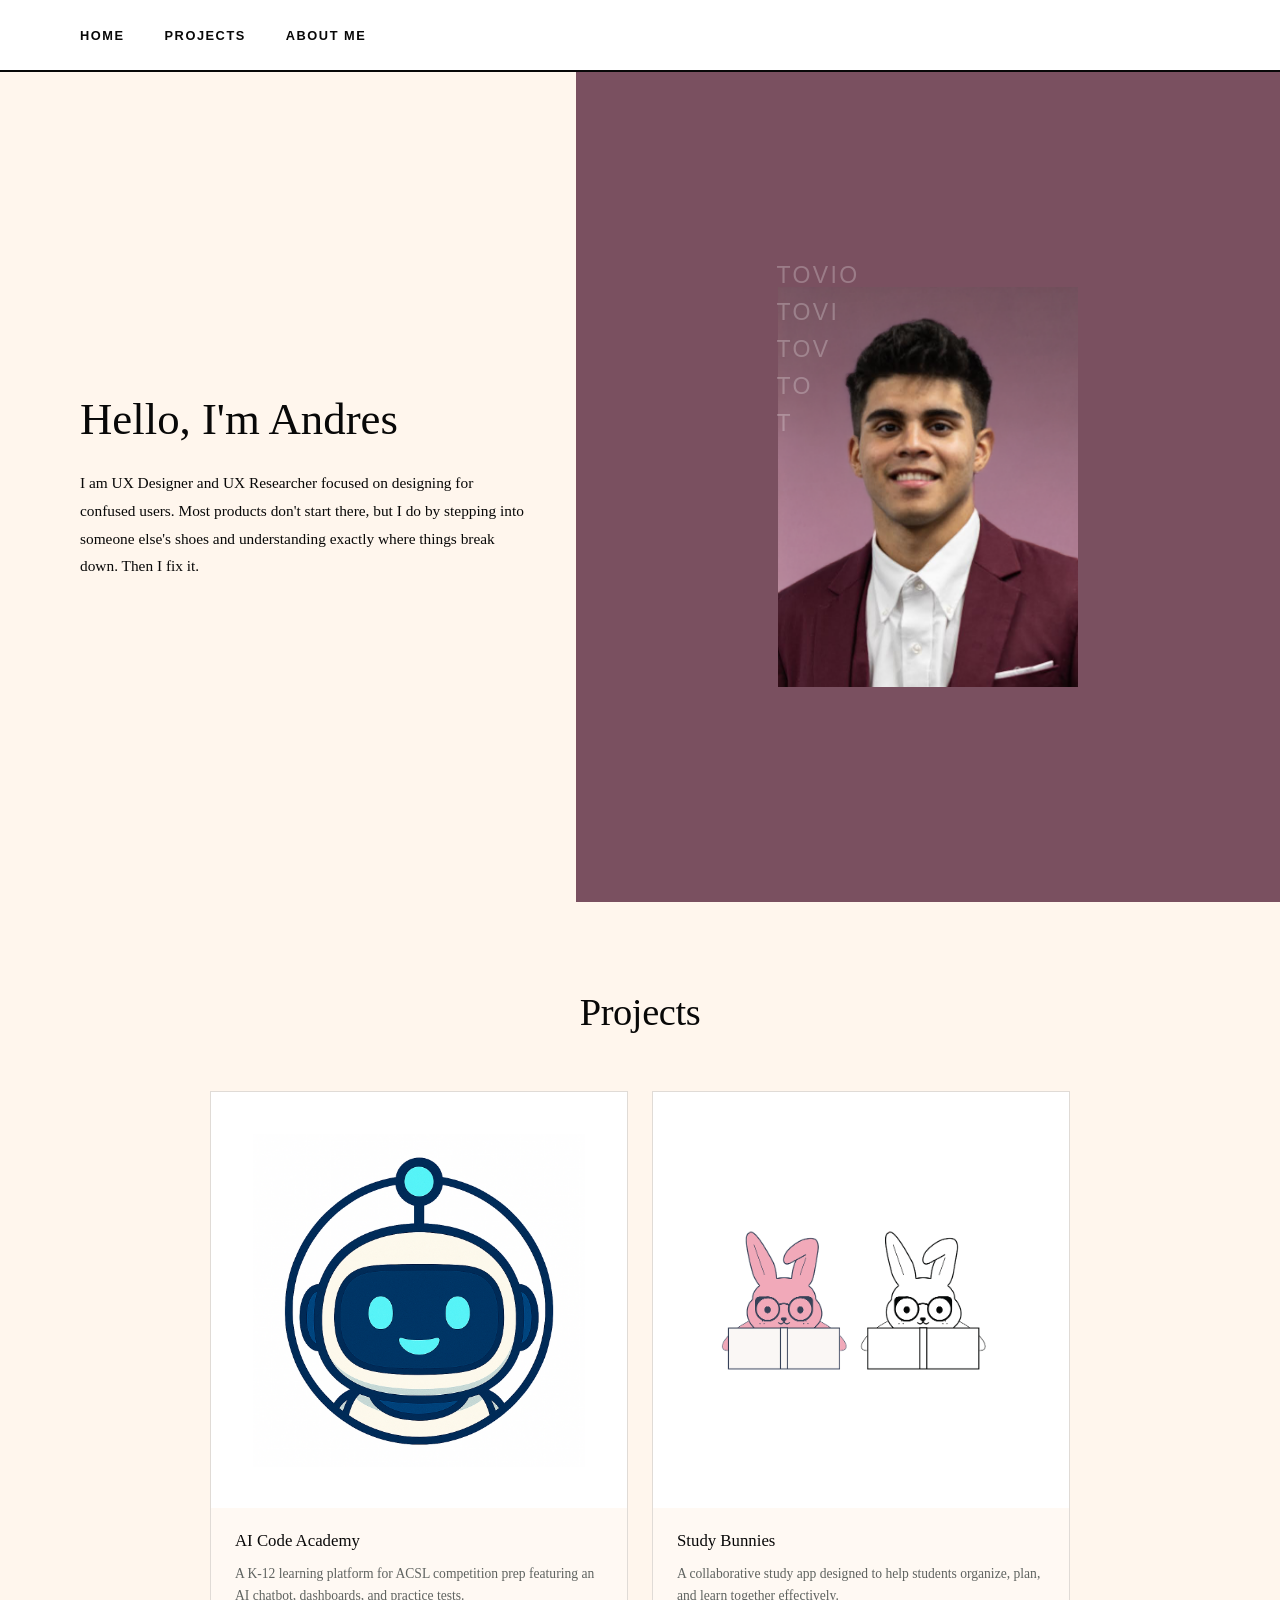
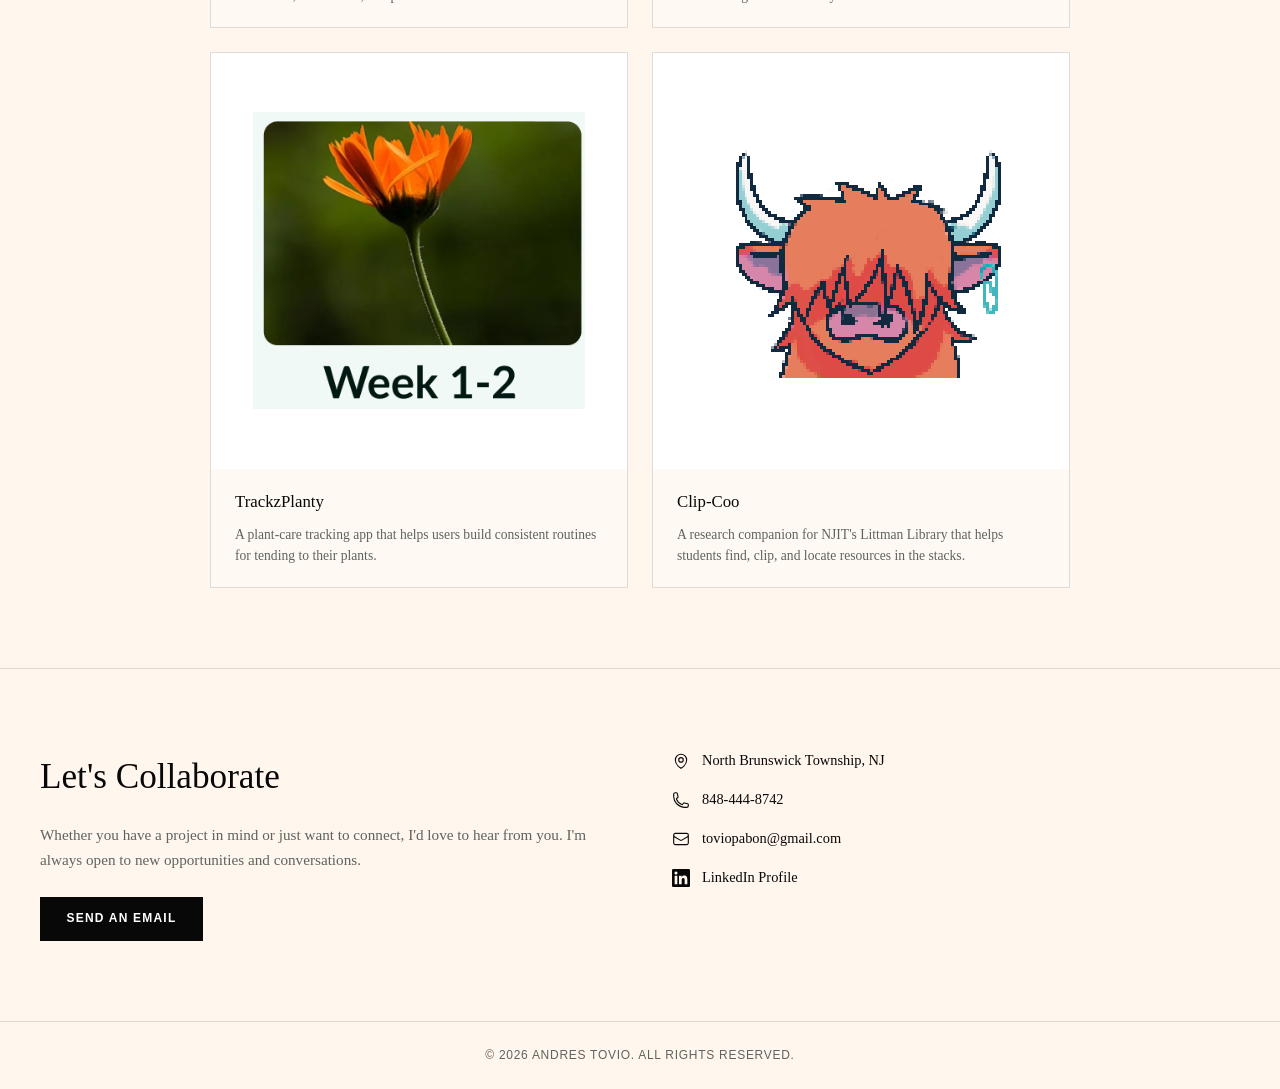
<file: index.html>
<!DOCTYPE html>
<html lang="en">
<head>
  <meta charset="UTF-8" />
  <meta name="viewport" content="width=device-width, initial-scale=1.0" />
  <title>Andres Tovio — UX Designer & Researcher</title>
  <link rel="stylesheet" href="css/style.css" />
</head>
<body>

  <!-- NAV -->
  <nav>
    <div class="nav-inner">
      <button class="nav-toggle" aria-label="Toggle menu">
        <span></span><span></span><span></span>
      </button>
      <ul class="nav-links">
        <li><a href="index.html">Home</a></li>
        <li>
          <a href="#">Projects</a>
          <ul class="dropdown">
            <li><a href="pages/ai-code-academy.html">AI Code Academy</a></li>
            <li><a href="pages/study-bunnies.html">Study Bunnies</a></li>
            <li><a href="pages/trackzplanty.html">TrackzPlanty</a></li>
            <li><a href="pages/clip-coo.html">Clip-Coo</a></li>
          </ul>
        </li>
        <li><a href="pages/about.html">About Me</a></li>
      </ul>
    </div>
  </nav>

  <!-- HERO -->
  <section class="hero">
    <div class="hero-text">
      <h1>Hello, I'm Andres</h1>
      <p>
        I am UX Designer and UX Researcher focused on designing for confused users. Most products don't start there, but I do by stepping into someone else's shoes and understanding exactly where things break down. Then I fix it. 
      </p>
    </div>

    <div class="hero-visual">
      <!-- Replace with your actual photo: <img src="assets/profile.jpg" class="hero-photo" alt="Andres Tovio"> -->
      <div class="hero-photo-placeholder">
          <circle cx="12" cy="8" r="4"/><path d="M4 20c0-4 3.6-7 8-7s8 3 8 7"/>
        </svg>
        <span><img src ="ProfilePic (2).png" class="profile-pic"></span>
      </div>
      <div class="hero-name-stack">
        <span>TOVIO</span>
        <span>TOVI</span>
        <span>TOV</span>
        <span>TO</span>
        <span>T</span>
      </div>
    </div>
  </section>

  <!-- PROJECTS -->
  <section class="section" id="projects">
    <div class="section-inner">
      <h2 class="section-title">Projects</h2>
      <div class="projects-grid">

        <a href="pages/ai-code-academy.html" class="project-card">
          <div <span><img src ="AICodeAcademyCodie.png"></span></div>
          <div class="project-card-body">
            <h3>AI Code Academy</h3>
            <p>A K-12 learning platform for ACSL competition prep featuring an AI chatbot, dashboards, and practice tests.</p>
          </div>
        </a>

        <a href="pages/study-bunnies.html" class="project-card">
          <div <span><img src ="sigchi logos-04.png"></span></div>
          <div class="project-card-body">
            <h3>Study Bunnies</h3>
            <p>A collaborative study app designed to help students organize, plan, and learn together effectively.</p>
          </div>
        </a>

        <a href="pages/trackzplanty.html" class="project-card">
          <div <span><img src ="TrackzPlantyView.png"></span></div>
          <div class="project-card-body">
            <h3>TrackzPlanty</h3>
            <p>A plant-care tracking app that helps users build consistent routines for tending to their plants.</p>
          </div>
        </a>

        <a href="pages/clip-coo.html" class="project-card">
          <div><span><img src="assets/clip-coo/home-preview.png" alt="Clip-Coo highland cow mascot" style="image-rendering: pixelated;"></span></div>
          <div class="project-card-body">
            <h3>Clip-Coo</h3>
            <p>A research companion for NJIT's Littman Library that helps students find, clip, and locate resources in the stacks.</p>
          </div>
        </a>


      </div>
    </div>
  </section>

  <!-- CONTACT -->
  <section class="contact-section" id="contact">
    <div class="contact-inner">
      <div class="contact-text">
        <h2>Let's Collaborate</h2>
        <p>
          Whether you have a project in mind or just want to connect,
          I'd love to hear from you. I'm always open to new opportunities
          and conversations.
        </p>
        <a href="mailto:toviopabon@gmail.com" class="btn btn-primary">Send an Email</a>
      </div>
      <div class="contact-details">
        <div class="contact-item">
          <svg class="contact-icon" fill="none" stroke="currentColor" stroke-width="1.5" viewBox="0 0 24 24">
            <path stroke-linecap="round" stroke-linejoin="round" d="M15 10.5a3 3 0 1 1-6 0 3 3 0 0 1 6 0Z"/>
            <path stroke-linecap="round" stroke-linejoin="round" d="M19.5 10.5c0 7.142-7.5 11.25-7.5 11.25S4.5 17.642 4.5 10.5a7.5 7.5 0 1 1 15 0Z"/>
          </svg>
          North Brunswick Township, NJ
        </div>
        <div class="contact-item">
          <svg class="contact-icon" fill="none" stroke="currentColor" stroke-width="1.5" viewBox="0 0 24 24">
            <path stroke-linecap="round" stroke-linejoin="round" d="M2.25 6.75c0 8.284 6.716 15 15 15h2.25a2.25 2.25 0 0 0 2.25-2.25v-1.372c0-.516-.351-.966-.852-1.091l-4.423-1.106c-.44-.11-.902.055-1.173.417l-.97 1.293c-.282.376-.769.542-1.21.38a12.035 12.035 0 0 1-7.143-7.143c-.162-.441.004-.928.38-1.21l1.293-.97c.363-.271.527-.734.417-1.173L6.963 3.102a1.125 1.125 0 0 0-1.091-.852H4.5A2.25 2.25 0 0 0 2.25 4.5v2.25Z"/>
          </svg>
          848-444-8742
        </div>
        <div class="contact-item">
          <svg class="contact-icon" fill="none" stroke="currentColor" stroke-width="1.5" viewBox="0 0 24 24">
            <path stroke-linecap="round" stroke-linejoin="round" d="M21.75 6.75v10.5a2.25 2.25 0 0 1-2.25 2.25h-15a2.25 2.25 0 0 1-2.25-2.25V6.75m19.5 0A2.25 2.25 0 0 0 19.5 4.5h-15a2.25 2.25 0 0 0-2.25 2.25m19.5 0v.243a2.25 2.25 0 0 1-1.07 1.916l-7.5 4.615a2.25 2.25 0 0 1-2.36 0L3.32 8.91a2.25 2.25 0 0 1-1.07-1.916V6.75"/>
          </svg>
          toviopabon@gmail.com
        </div>
        <div class="contact-item">
          <svg class="contact-icon" fill="currentColor" viewBox="0 0 24 24">
            <path d="M20.447 20.452h-3.554v-5.569c0-1.328-.027-3.037-1.852-3.037-1.853 0-2.136 1.445-2.136 2.939v5.667H9.351V9h3.414v1.561h.046c.477-.9 1.637-1.85 3.37-1.85 3.601 0 4.267 2.37 4.267 5.455v6.286zM5.337 7.433a2.062 2.062 0 0 1-2.063-2.065 2.064 2.064 0 1 1 2.063 2.065zm1.782 13.019H3.555V9h3.564v11.452zM22.225 0H1.771C.792 0 0 .774 0 1.729v20.542C0 23.227.792 24 1.771 24h20.451C23.2 24 24 23.227 24 22.271V1.729C24 .774 23.2 0 22.222 0h.003z"/>
          </svg>
          <a href="https://www.linkedin.com/in/andres-tovio" target="_blank" rel="noopener">LinkedIn Profile</a>
        </div>
      </div>
    </div>
  </section>

  <footer>
    <p>&copy; 2026 Andres Tovio. All rights reserved.</p>
  </footer>

  <script src="js/main.js"></script>
</body>
</html>
</file>
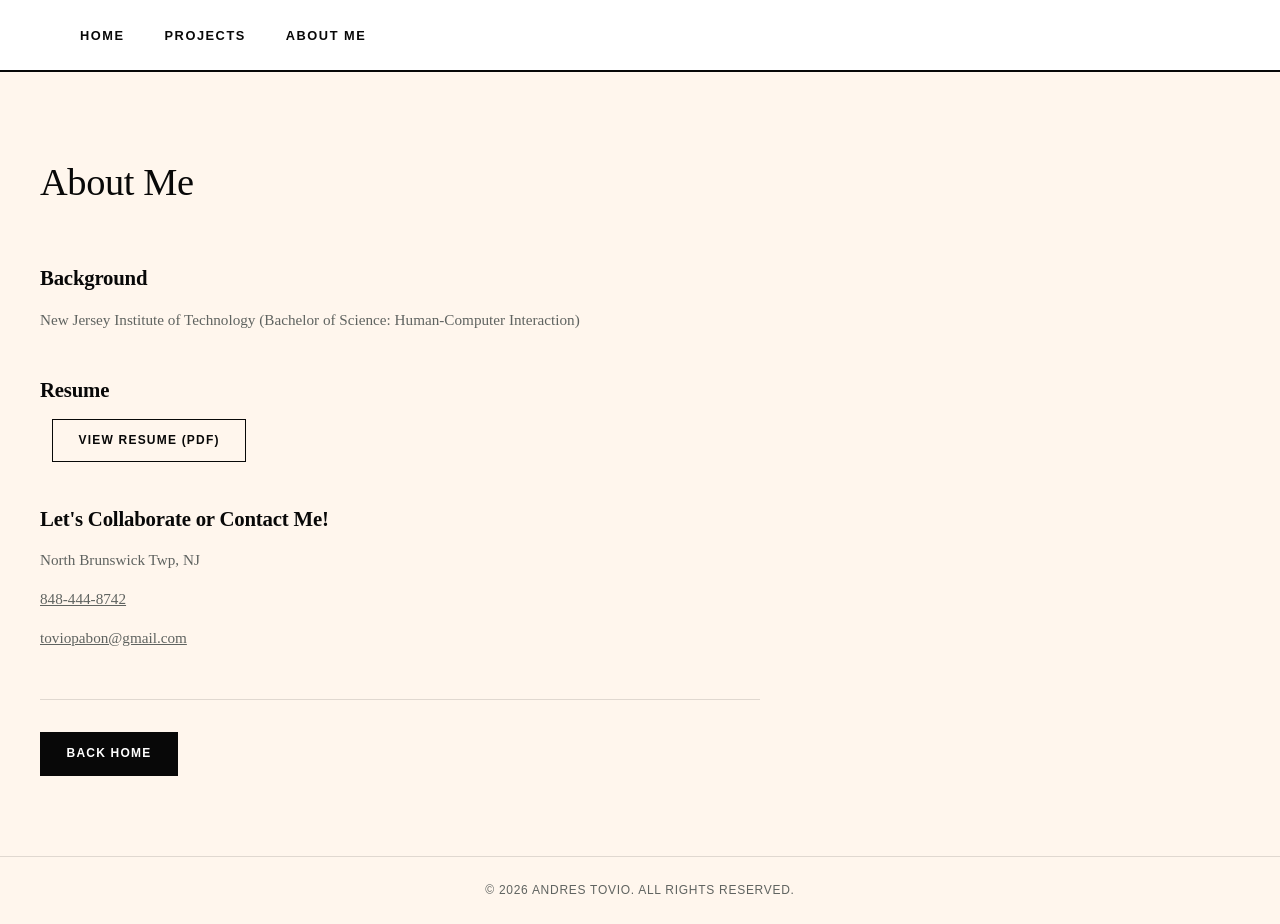
<file: pages/about.html>
﻿<!DOCTYPE html>
<html lang="en">
<head>
  <meta charset="UTF-8" />
  <meta name="viewport" content="width=device-width, initial-scale=1.0" />
  <title>About Me Andres Tovio</title>
  <link rel="stylesheet" href="../css/style.css" />
    <style>
    .about-body { max-width: 720px; }
    .about-body h2 {
      font-size: 1.3rem;
      font-weight: 700;
      margin: 2.5rem 0 0.75rem;
      letter-spacing: -0.01em;
    }
    .about-body h2:first-child { margin-top: 0; }
    .about-body p {
      color: var(--color-muted);
      margin-bottom: 0.75rem;
      font-size: 0.95rem;
      line-height: 1.75;
    }
    .about-body a:not(.btn) { text-decoration: underline; }
  </style>
</head>
<body>

  <nav>
    <div class="nav-inner">
      <a href="../index.html" class="nav-logo">Andres Tovio</a>
      <button class="nav-toggle" aria-label="Toggle menu">
        <span></span><span></span><span></span>
      </button>
      <ul class="nav-links">
        <li><a href="../index.html">Home</a></li>
        <li>
          <a href="#">Projects</a>
          <ul class="dropdown">
            <li><a href="ai-code-academy.html">AI Code Academy</a></li>
            <li><a href="study-bunnies.html">Study Bunnies</a></li>
            <li><a href="trackzplanty.html">TrackzPlanty</a></li>
            <li><a href="clip-coo.html">Clip-Coo</a></li>
          </ul>
        </li>
        <li><a href="about.html" class="active">About Me</a></li>
      </ul>
    </div>
  </nav>

  <section class="section">
    <div class="section-inner">
      <h1 class="section-title">About Me</h1>
      <div class="about-body">
        <h2>Background</h2>
        <p>New Jersey Institute of Technology (Bachelor of Science: Human-Computer Interaction)</p>

        <h2>Resume</h2>
        <a href="../assets/about/andres-tovio-pabon-resume.pdf" target="_blank" rel="noopener" class="btn btn-outline">View Resume (PDF)</a>

        <h2>Let's Collaborate or Contact Me!</h2>
        <p>North Brunswick Twp, NJ</p>
        <p><a href="tel:8484448742">848-444-8742</a></p>
        <p><a href="mailto:toviopabon@gmail.com">toviopabon@gmail.com</a></p>

        <div style="margin-top: 3rem; padding-top: 2rem; border-top: 1px solid var(--color-border); display:flex; gap:1rem;">
          <a href="../index.html" class="btn btn-primary">Back Home</a>
        </div>
      </div>
    </div>
  </section>

  <footer>
    <p>&copy; 2026 Andres Tovio. All rights reserved.</p>
  </footer>

  <script src="../js/main.js"></script>
</body>
</html>
</file>
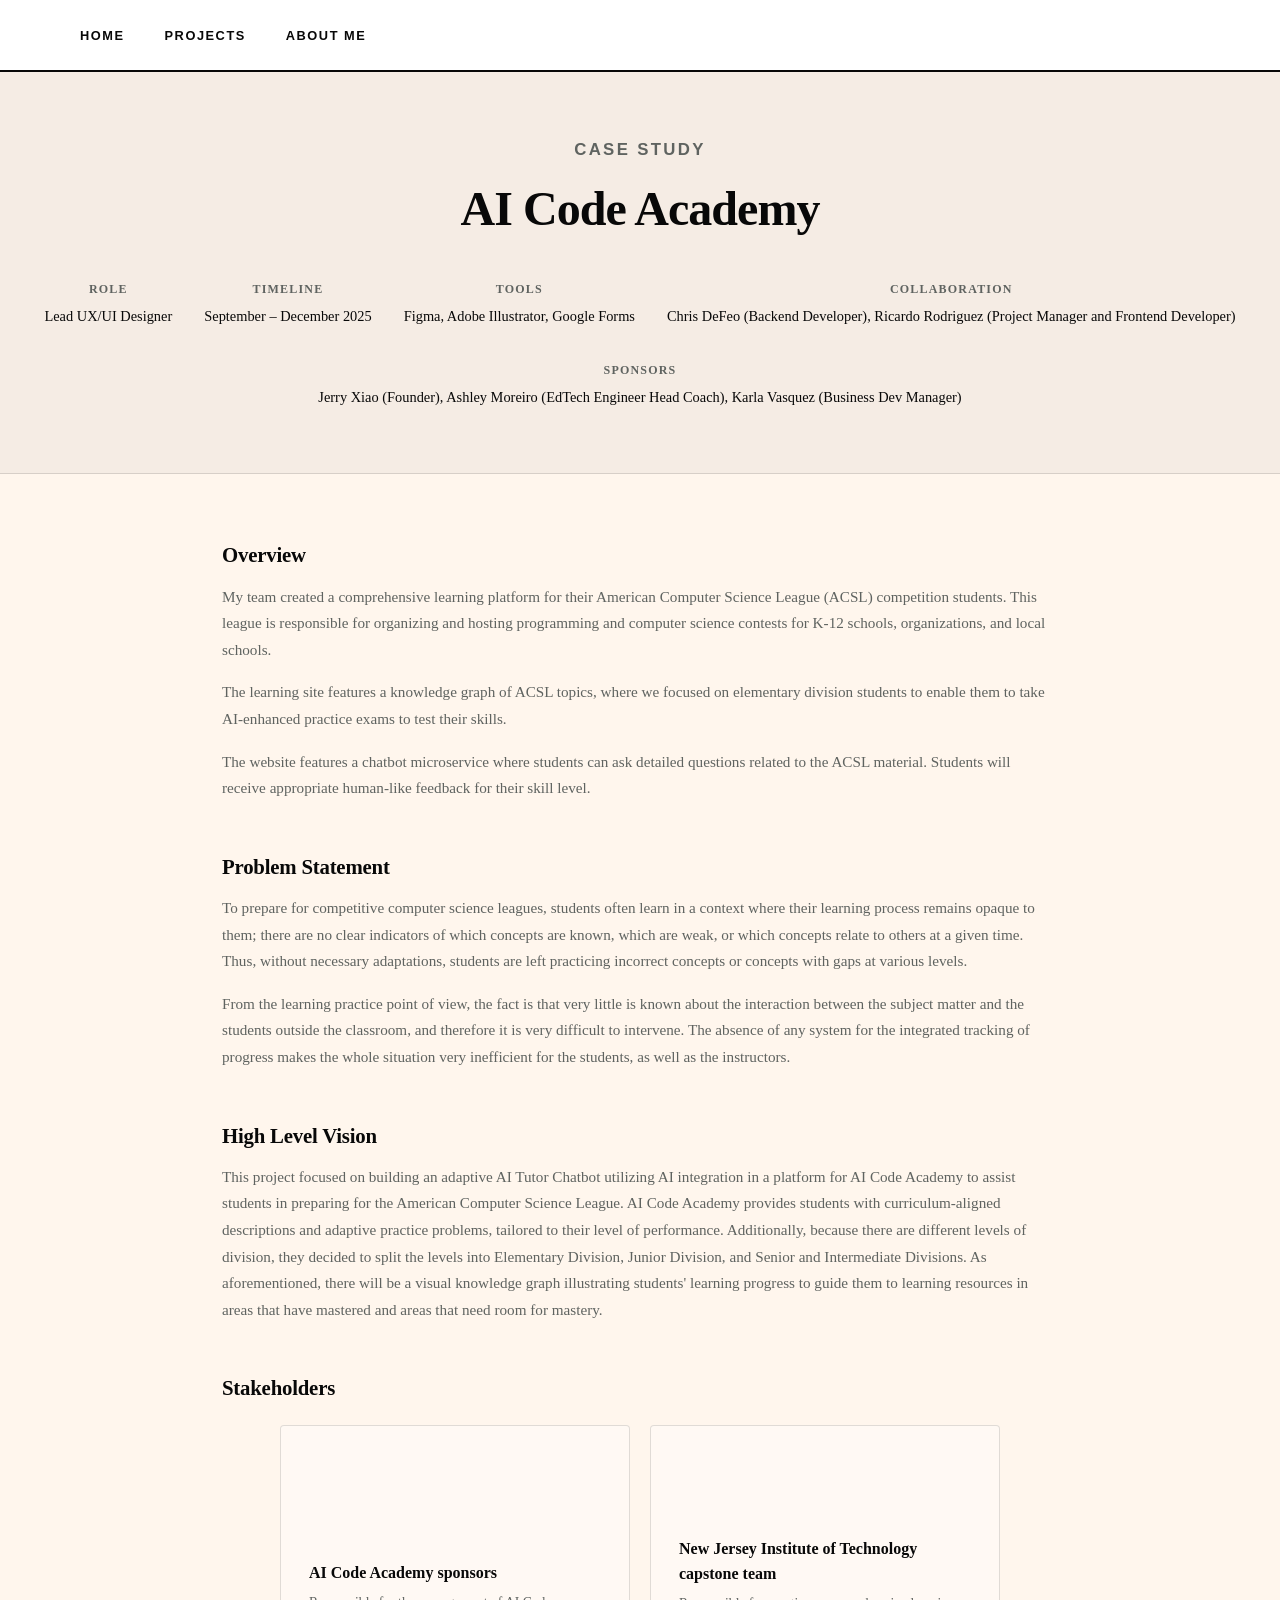
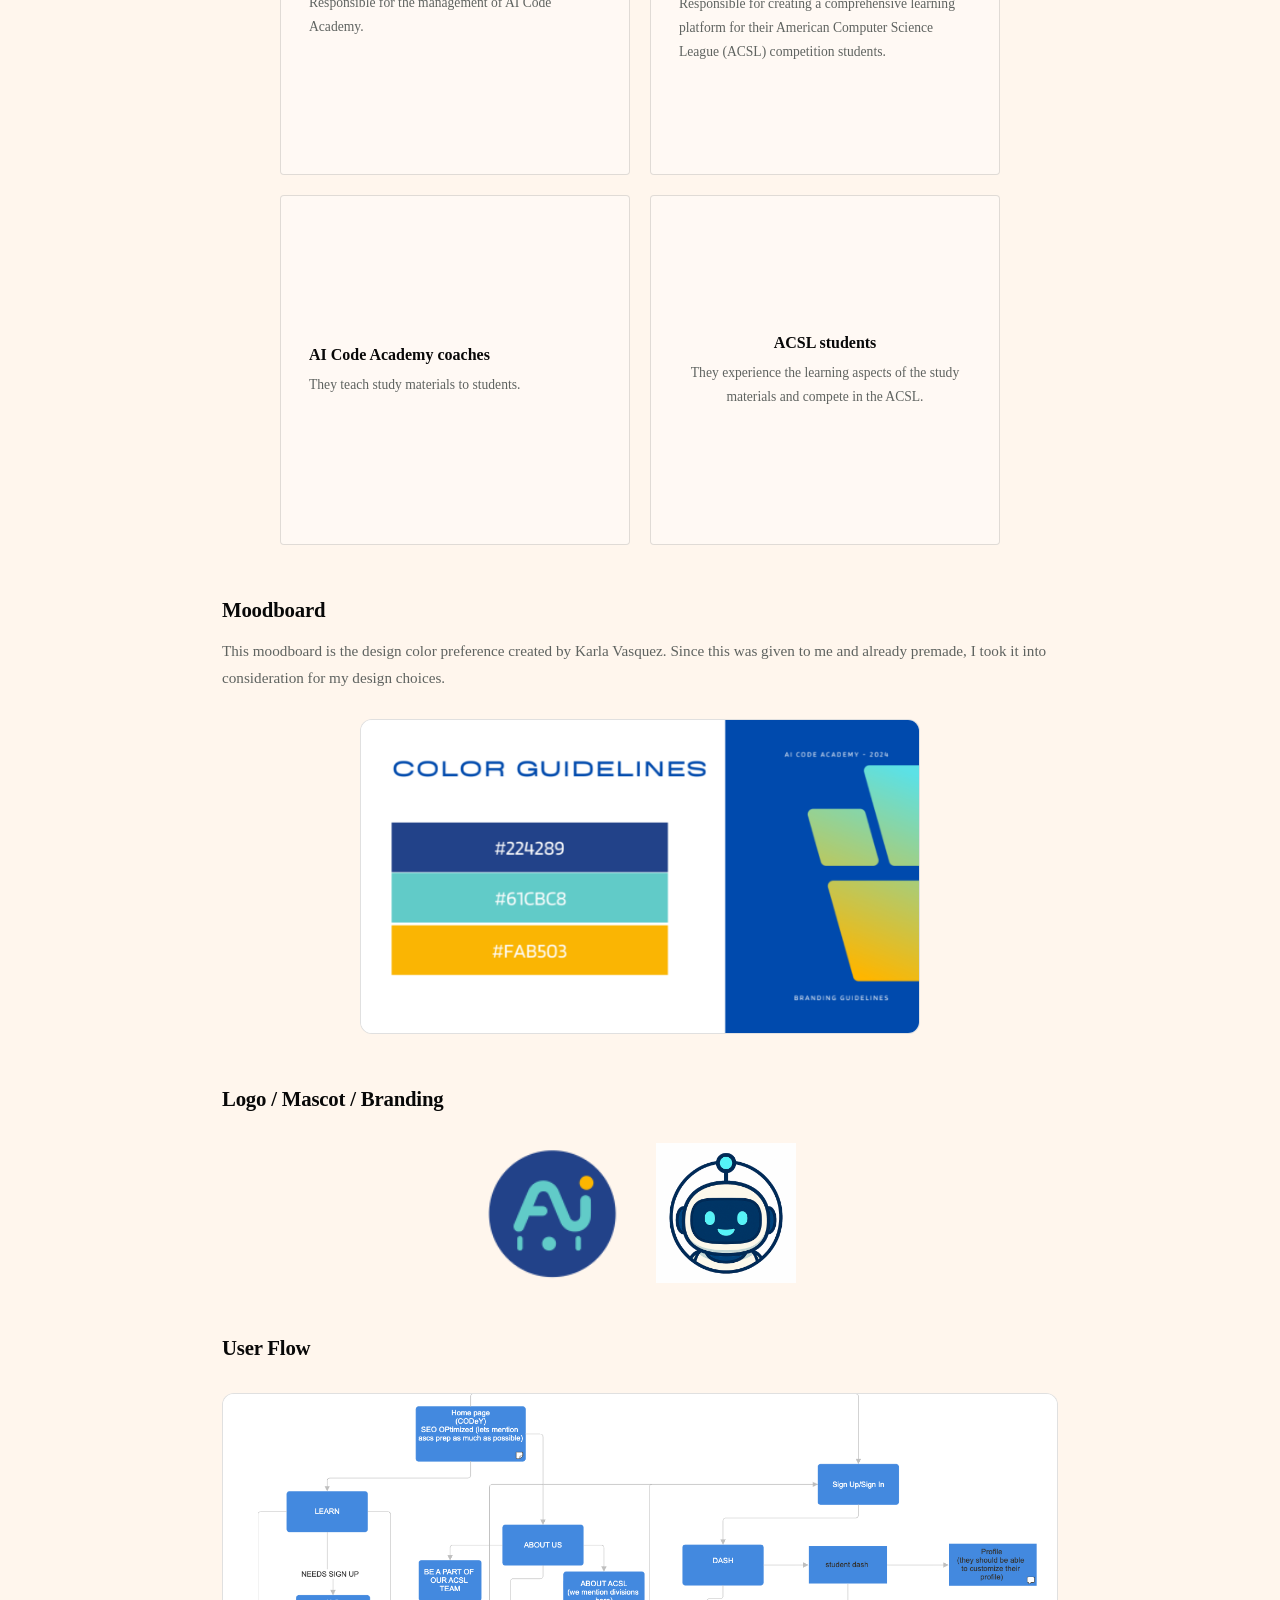
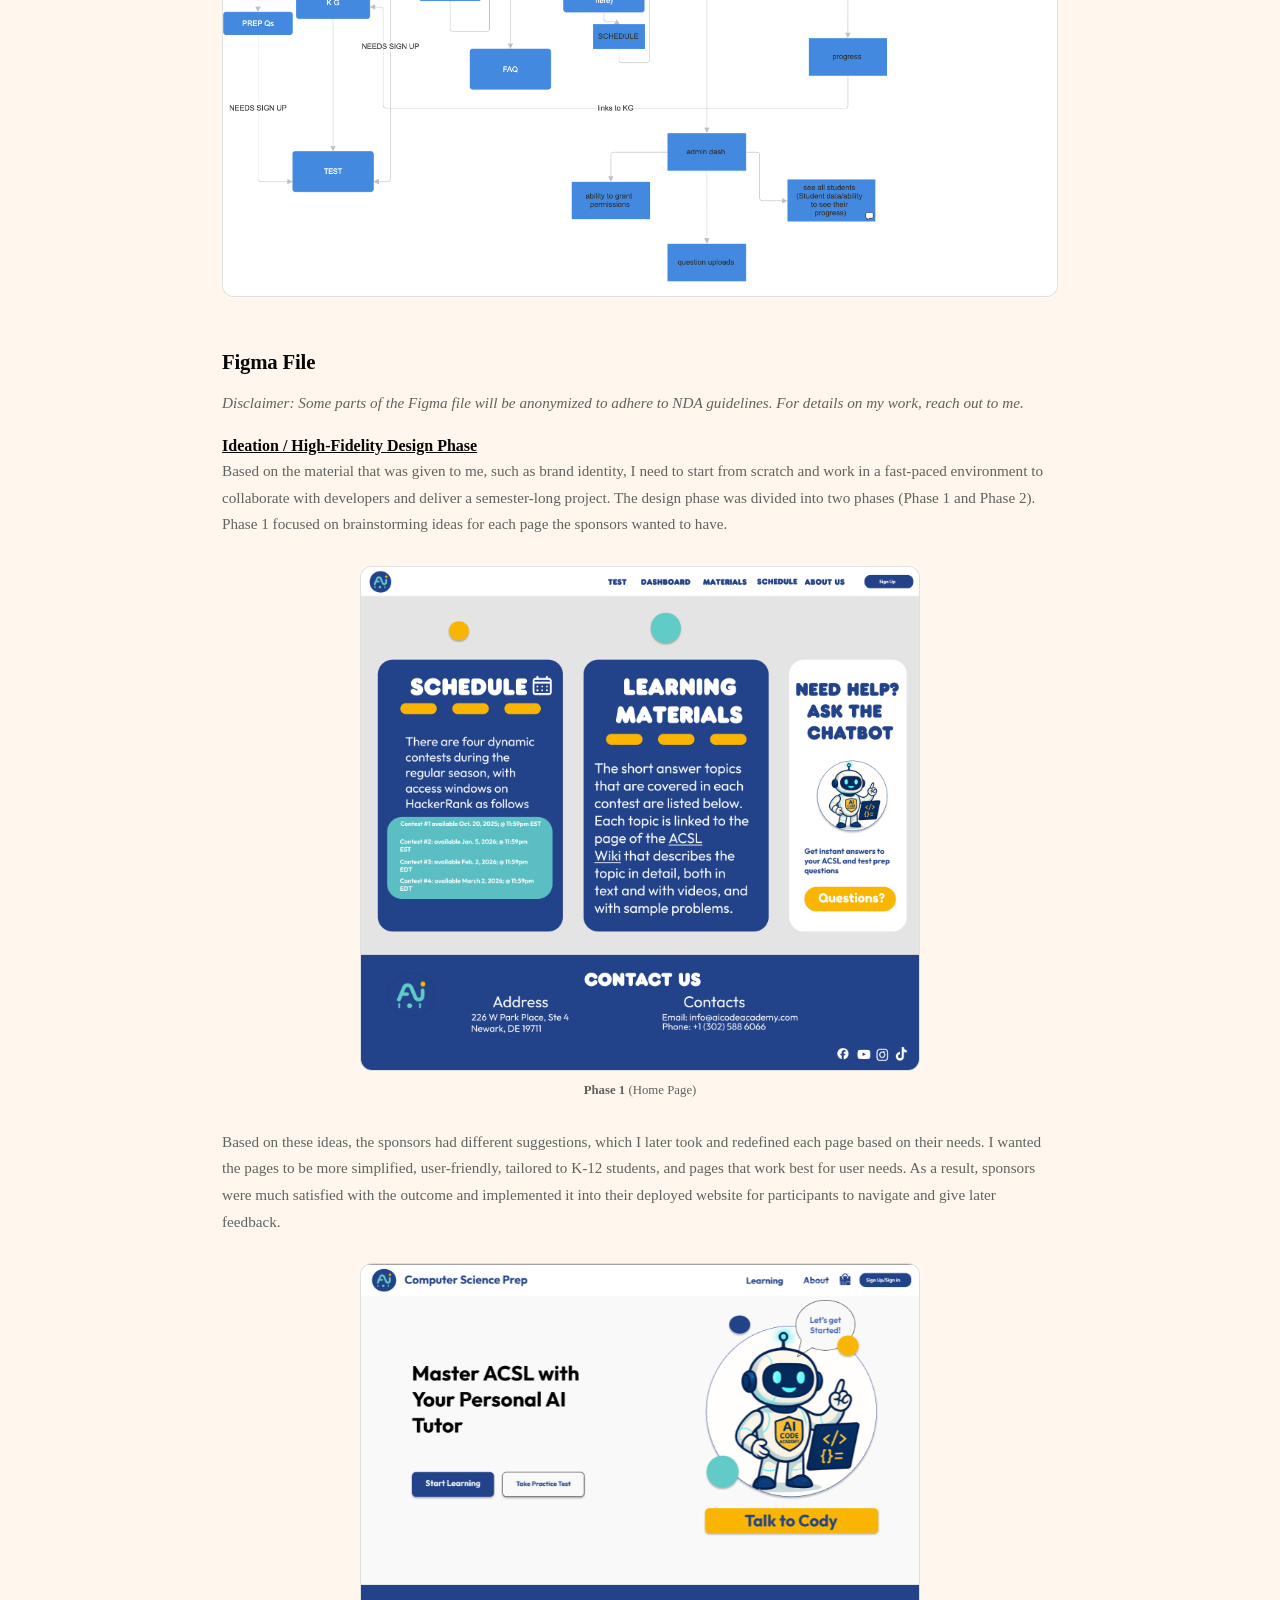
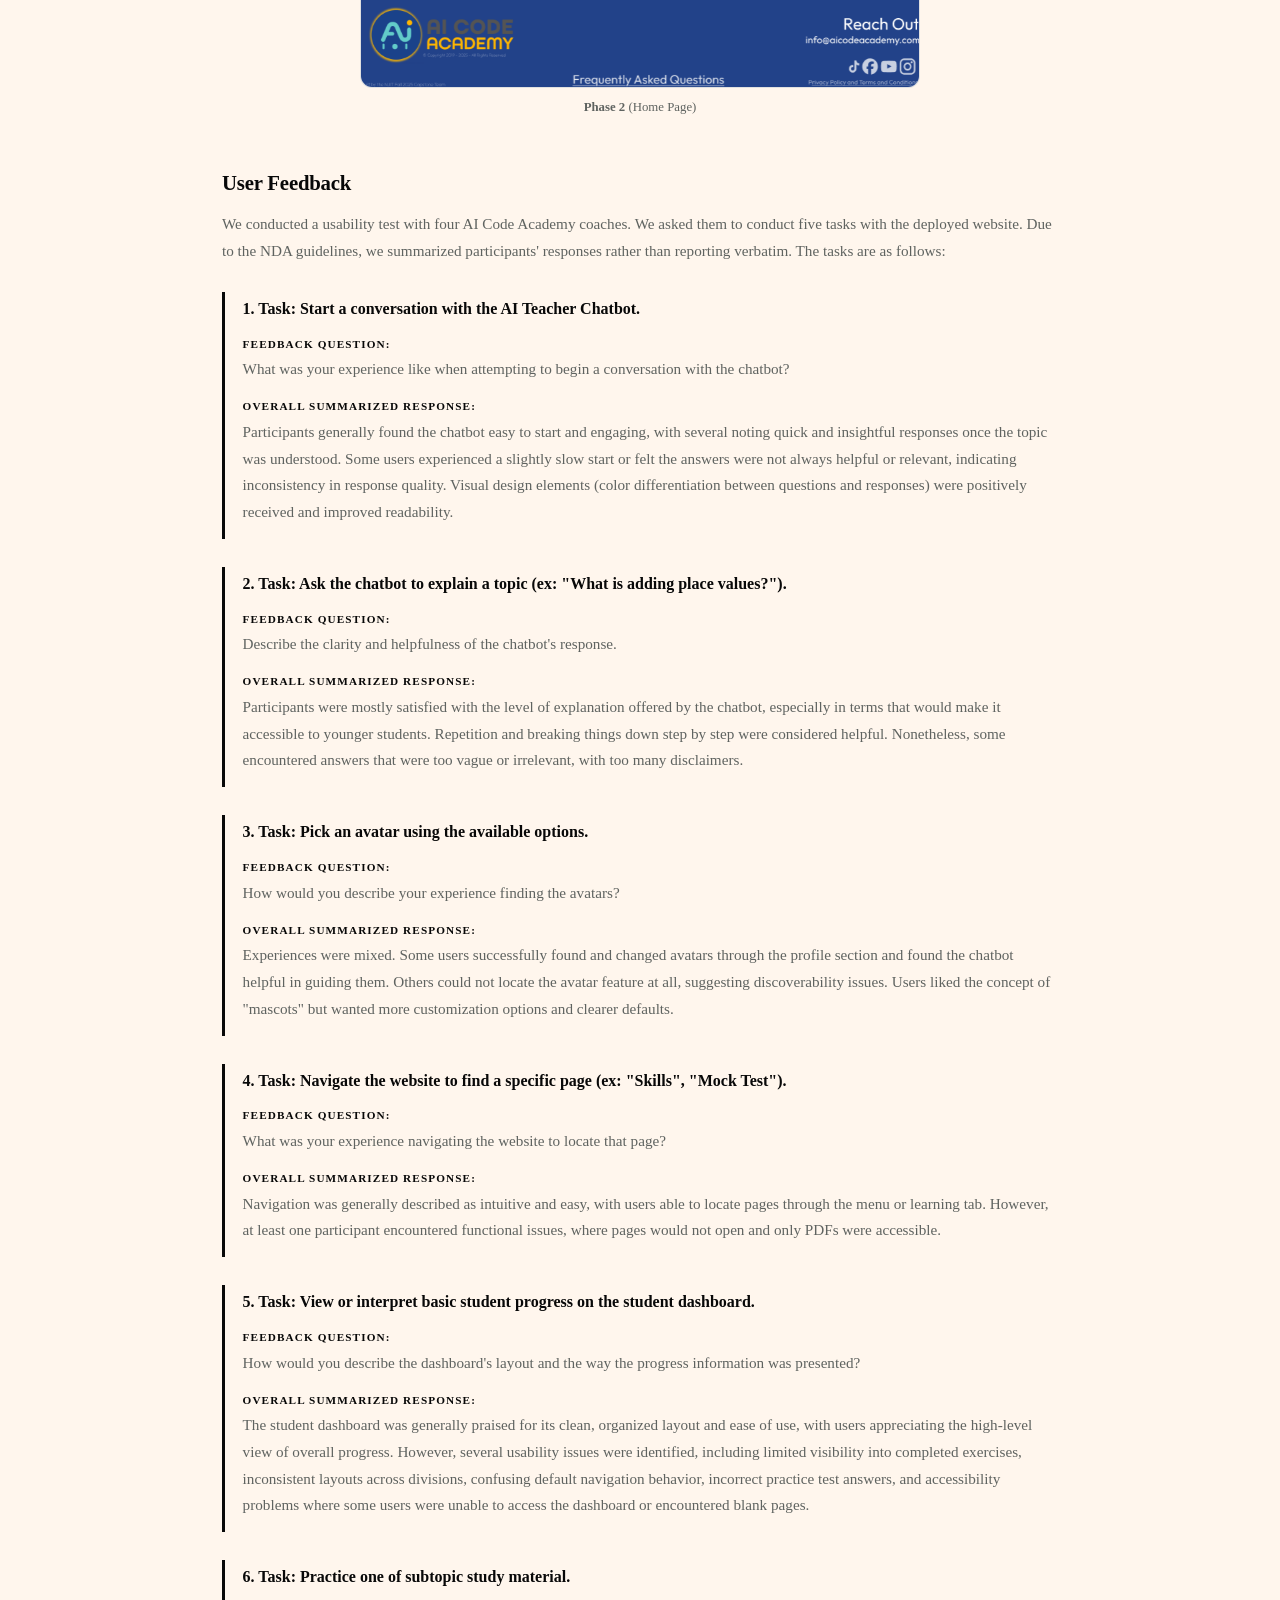
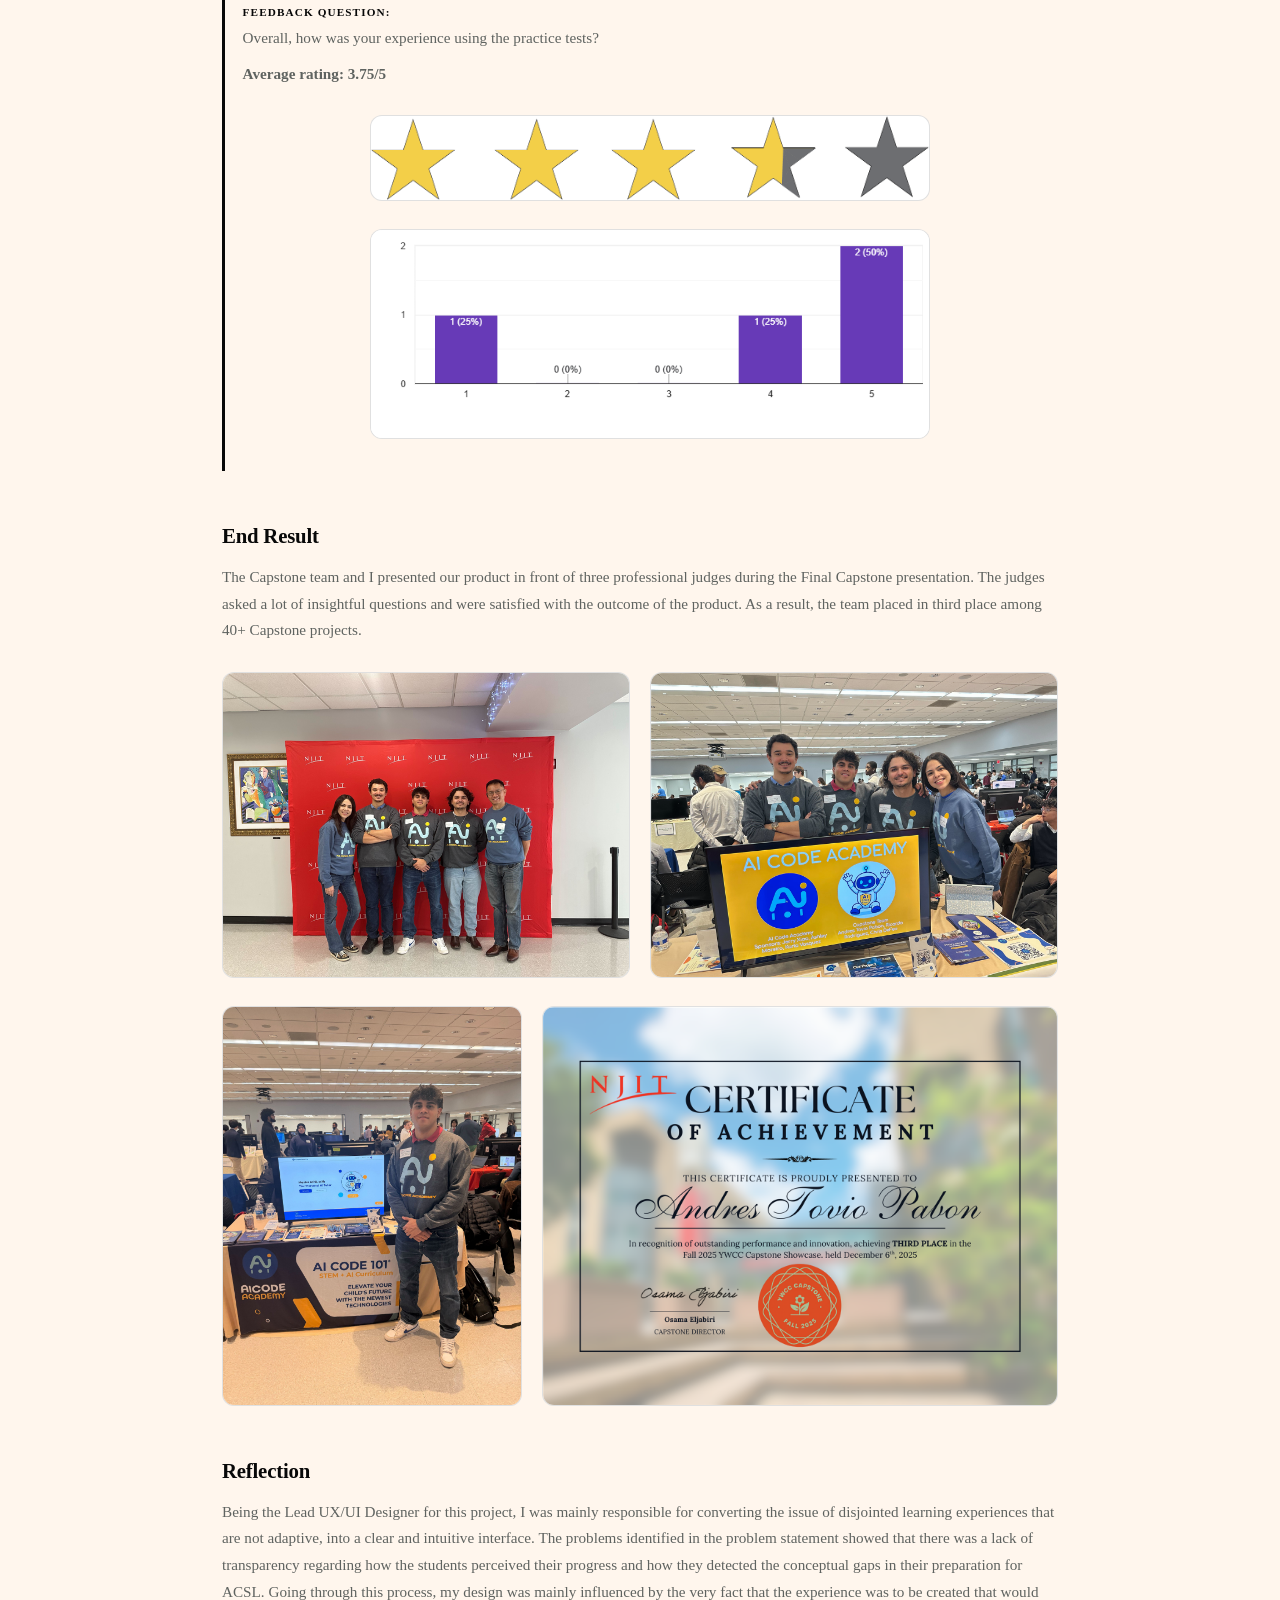
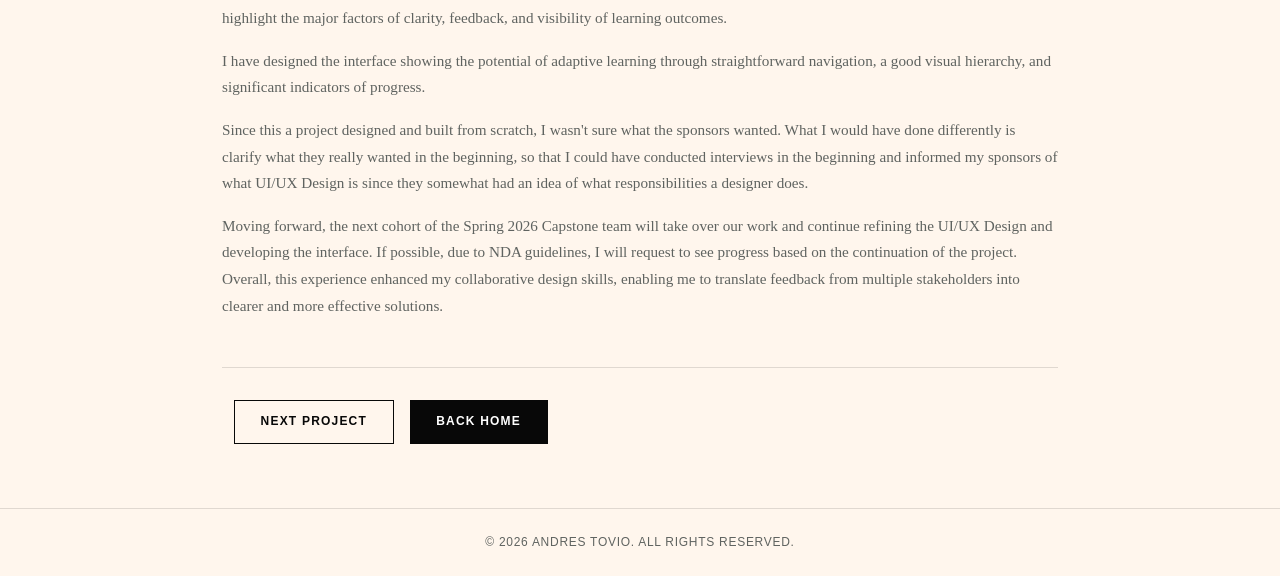
<file: pages/ai-code-academy.html>
﻿<!DOCTYPE html>
<html lang="en">
<head>
  <meta charset="UTF-8" />
  <meta name="viewport" content="width=device-width, initial-scale=1.0" />
  <title>AI Code Academy</title>
  <link rel="stylesheet" href="../css/style.css" />
  <style>
    .project-hero {
      background: rgba(0,0,0,0.04);
      border-bottom: 1px solid var(--color-border);
      padding: 4rem 2rem;
    }
    .project-hero-inner {
      max-width: var(--max-width);
      margin: 0 auto;
      text-align: center;
    }
    .project-hero h1 {
      font-size: clamp(2rem, 4vw, 3rem);
      font-weight: 700;
      letter-spacing: -0.02em;
      margin-bottom: 1rem;
    }
    .project-hero p {
      font-size: 1.05rem;
      color: var(--color-muted);
      max-width: 600px;
      line-height: 1.7;
      margin-left: auto;
      margin-right: auto;
    }
    .project-meta {
      display: flex;
      flex-wrap: wrap;
      justify-content: center;
      gap: 2rem;
      margin-top: 2rem;
    }
    .project-meta .meta-item { text-align: center; }
    .meta-item strong {
      display: block;
      font-size: 0.75rem;
      text-transform: uppercase;
      letter-spacing: 0.1em;
      color: var(--color-muted);
      margin-bottom: 0.25rem;
    }
    .meta-item span {
      font-size: 0.9rem;
      font-weight: 500;
    }
    .project-body {
      max-width: 900px;
      margin: 0 auto;
      padding: 4rem 2rem;
    }
    .project-body h2 {
      font-size: 1.3rem;
      font-weight: 700;
      margin: 3rem 0 0.75rem;
      letter-spacing: -0.01em;
    }
    .project-body h2:first-child { margin-top: 0; }
    .project-body h3 {
      font-size: 1rem;
      font-weight: 700;
      margin: 0 0 0.35rem;
    }
    .project-body p {
      color: var(--color-muted);
      line-height: 1.75;
      margin-bottom: 1rem;
      font-size: 0.95rem;
    }
    .project-body ul {
      list-style: disc;
      padding-left: 1.25rem;
      color: var(--color-muted);
      font-size: 0.95rem;
      line-height: 1.75;
    }
    .project-body ul li { margin-bottom: 0.4rem; }

    /* Images */
    .project-body figure { margin: 1.75rem 0; }
    .project-body figure img {
      width: 100%;
      height: auto;
      border-radius: 12px;
      border: 1px solid var(--color-border);
      background: #fff;
    }
    .project-body figcaption {
      margin-top: 0.6rem;
      font-size: 0.8rem;
      color: var(--color-muted);
      text-align: center;
    }
    .project-body .fig-narrow { max-width: 560px; margin-left: auto; margin-right: auto; }
    .fig-row {
      display: grid;
      grid-template-columns: repeat(auto-fit, minmax(240px, 1fr));
      gap: 1.25rem;
      align-items: start;
      margin: 1.75rem 0;
    }
    .fig-row figure { margin: 0; }
    /* Portrait photo + landscape certificate; column ratio keeps their heights equal */
    .fig-pair {
      display: grid;
      grid-template-columns: 75fr 129fr;
      gap: 1.25rem;
      align-items: center;
      margin: 1.75rem 0;
    }
    .project-body .fig-pair figure { margin: 0; }
    @media (max-width: 640px) {
      .fig-pair { grid-template-columns: 1fr; }
    }
    .brand-row {
      display: flex;
      flex-wrap: wrap;
      gap: 2rem;
      align-items: center;
      justify-content: center;
      margin: 1.75rem 0;
    }
    .brand-row img {
      width: 140px;
      height: 140px;
      object-fit: contain;
      border: none;
      background: transparent;
      border-radius: 0;
    }

    /* Stakeholders */
    .stakeholder-grid {
      display: grid;
      grid-template-columns: repeat(auto-fit, minmax(260px, 1fr));
      gap: 1.25rem;
      max-width: 720px;
      margin: 1.25rem auto 0;
    }
    .stakeholder-card {
      aspect-ratio: 1 / 1;
      display: flex;
      flex-direction: column;
      justify-content: center;
      border: 1px solid var(--color-border);
      border-radius: 4px;
      padding: 1.75rem;
      background: rgba(255,255,255,0.4);
    }
    .stakeholder-card.centered { text-align: center; }
    .stakeholder-card p { margin: 0; font-size: 0.85rem; }

    /* Usability tasks */
    .task {
      border-left: 3px solid var(--color-text);
      padding: 0.25rem 0 0.25rem 1.1rem;
      margin: 1.75rem 0;
    }
    .task h3 { margin-bottom: 0.5rem; }
    .task p { margin-bottom: 0.6rem; }
    .task .label {
      font-size: 0.7rem;
      font-weight: 700;
      text-transform: uppercase;
      letter-spacing: 0.1em;
      color: var(--color-text);
    }

    .note {
      font-size: 0.85rem;
      font-style: italic;
    }
  </style>
</head>
<body>

  <nav>
    <div class="nav-inner">
      <a href="../index.html" class="nav-logo">Andres Tovio</a>
      <button class="nav-toggle" aria-label="Toggle menu">
        <span></span><span></span><span></span>
      </button>
      <ul class="nav-links">
        <li><a href="../index.html">Home</a></li>
        <li>
          <a href="#">Projects</a>
          <ul class="dropdown">
            <li><a href="ai-code-academy.html" class="active">AI Code Academy</a></li>
            <li><a href="study-bunnies.html">Study Bunnies</a></li>
            <li><a href="trackzplanty.html">TrackzPlanty</a></li>
            <li><a href="clip-coo.html">Clip-Coo</a></li>
          </ul>
        </li>
        <li><a href="about.html">About Me</a></li>
      </ul>
    </div>
  </nav>

  <div class="project-hero">
    <div class="project-hero-inner">
      <p class="section-label">Case Study</p>
      <h1>AI Code Academy</h1>
      <div class="project-meta">
        <div class="meta-item">
          <strong>Role</strong>
          <span>Lead UX/UI Designer</span>
        </div>
        <div class="meta-item">
          <strong>Timeline</strong>
          <span>September – December 2025</span>
        </div>
        <div class="meta-item">
          <strong>Tools</strong>
          <span>Figma, Adobe Illustrator, Google Forms</span>
        </div>
        <div class="meta-item">
          <strong>Collaboration</strong>
          <span>Chris DeFeo (Backend Developer), Ricardo Rodriguez (Project Manager and Frontend Developer)</span>
        </div>
        <div class="meta-item">
          <strong>Sponsors</strong>
          <span>Jerry Xiao (Founder), Ashley Moreiro (EdTech Engineer Head Coach), Karla Vasquez (Business Dev Manager)</span>
        </div>
      </div>
    </div>
  </div>

  <div class="project-body">

    <h2>Overview</h2>
    <p>
      My team created a comprehensive learning platform for their American Computer
      Science League (ACSL) competition students. This league is responsible for
      organizing and hosting programming and computer science contests for K-12
      schools, organizations, and local schools.
    </p>
    <p>
      The learning site features a knowledge graph of ACSL topics, where we focused
      on elementary division students to enable them to take AI-enhanced practice
      exams to test their skills.
    </p>
    <p>
      The website features a chatbot microservice where students can ask detailed
      questions related to the ACSL material. Students will receive appropriate
      human-like feedback for their skill level.
    </p>

    <h2>Problem Statement</h2>
    <p>
      To prepare for competitive computer science leagues, students often learn in
      a context where their learning process remains opaque to them; there are no
      clear indicators of which concepts are known, which are weak, or which
      concepts relate to others at a given time. Thus, without necessary
      adaptations, students are left practicing incorrect concepts or concepts with
      gaps at various levels.
    </p>
    <p>
      From the learning practice point of view, the fact is that very little is
      known about the interaction between the subject matter and the students
      outside the classroom, and therefore it is very difficult to intervene. The
      absence of any system for the integrated tracking of progress makes the whole
      situation very inefficient for the students, as well as the instructors.
    </p>

    <h2>High Level Vision</h2>
    <p>
      This project focused on building an adaptive AI Tutor Chatbot utilizing AI
      integration in a platform for AI Code Academy to assist students in preparing
      for the American Computer Science League. AI Code Academy provides students
      with curriculum-aligned descriptions and adaptive practice problems, tailored
      to their level of performance. Additionally, because there are different
      levels of division, they decided to split the levels into Elementary
      Division, Junior Division, and Senior and Intermediate Divisions. As
      aforementioned, there will be a visual knowledge graph illustrating students'
      learning progress to guide them to learning resources in areas that have
      mastered and areas that need room for mastery.
    </p>

    <h2>Stakeholders</h2>
    <div class="stakeholder-grid">
      <div class="stakeholder-card">
        <h3>AI Code Academy sponsors</h3>
        <p>Responsible for the management of AI Code Academy.</p>
      </div>
      <div class="stakeholder-card">
        <h3>New Jersey Institute of Technology capstone team</h3>
        <p>Responsible for creating a comprehensive learning platform for their American Computer Science League (ACSL) competition students.</p>
      </div>
      <div class="stakeholder-card">
        <h3>AI Code Academy coaches</h3>
        <p>They teach study materials to students.</p>
      </div>
      <div class="stakeholder-card centered">
        <h3>ACSL students</h3>
        <p>They experience the learning aspects of the study materials and compete in the ACSL.</p>
      </div>
    </div>

    <h2>Moodboard</h2>
    <p>
      This moodboard is the design color preference created by Karla Vasquez. Since
      this was given to me and already premade, I took it into consideration for my
      design choices.
    </p>
    <figure class="fig-narrow">
      <img src="../assets/ai-code-academy/moodboard.png" alt="AI Code Academy moodboard" />
    </figure>

    <h2>Logo / Mascot / Branding</h2>
    <div class="brand-row">
      <img src="../assets/ai-code-academy/logo.png" alt="AI Code Academy logo" />
      <img src="../assets/ai-code-academy/codey-avatar.png" alt="Codey, the AI Code Academy mascot avatar" />
    </div>

    <h2>User Flow</h2>
    <figure>
      <img src="../assets/ai-code-academy/user-flow.png" alt="AI Code Academy user flow diagram" />
    </figure>

    <h2>Figma File</h2>
    <p class="note">
      Disclaimer: Some parts of the Figma file will be anonymized to adhere to NDA
      guidelines. For details on my work, reach out to me.
    </p>
    <!-- Add your Figma embed or link here, e.g. <a href="YOUR_FIGMA_LINK" target="_blank" rel="noopener">View the Figma file</a> -->

    <h4 style="text-decoration: underline;">Ideation / High-Fidelity Design Phase</h4>
    <p>
      Based on the material that was given to me, such as brand identity, I need to
      start from scratch and work in a fast-paced environment to collaborate with
      developers and deliver a semester-long project. The design phase was divided
      into two phases (Phase 1 and Phase 2). Phase 1 focused on brainstorming ideas
      for each page the sponsors wanted to have.
    </p>

    <figure class="fig-narrow">
      <img src="../assets/ai-code-academy/phase1-home.png" alt="Phase 1 Figma home page design" />
      <figcaption><strong>Phase 1</strong> (Home Page)</figcaption>
    </figure>

    <p>
      Based on these ideas, the sponsors had different suggestions, which I later
      took and redefined each page based on their needs. I wanted the pages to be
      more simplified, user-friendly, tailored to K-12 students, and pages that
      work best for user needs. As a result, sponsors were much satisfied with the
      outcome and implemented it into their deployed website for participants to
      navigate and give later feedback.
    </p>

    <figure class="fig-narrow">
      <img src="../assets/ai-code-academy/phase2-home.png" alt="Phase 2 Figma home page design" />
      <figcaption><strong>Phase 2</strong> (Home Page)</figcaption>
    </figure>

    <h2>User Feedback</h2>
    <p>
      We conducted a usability test with four AI Code Academy coaches. We asked them
      to conduct five tasks with the deployed website. Due to the NDA guidelines, we
      summarized participants' responses rather than reporting verbatim. The tasks
      are as follows:
    </p>

    <div class="task">
      <h3>1. Task: Start a conversation with the AI Teacher Chatbot.</h3>
      <p><span class="label">Feedback Question:</span><br />What was your experience like when attempting to begin a conversation with the chatbot?</p>
      <p><span class="label">Overall summarized response:</span><br />Participants generally found the chatbot easy to start and engaging, with several noting quick and insightful responses once the topic was understood. Some users experienced a slightly slow start or felt the answers were not always helpful or relevant, indicating inconsistency in response quality. Visual design elements (color differentiation between questions and responses) were positively received and improved readability.</p>
    </div>

    <div class="task">
      <h3>2. Task: Ask the chatbot to explain a topic (ex: "What is adding place values?").</h3>
      <p><span class="label">Feedback Question:</span><br />Describe the clarity and helpfulness of the chatbot's response.</p>
      <p><span class="label">Overall summarized response:</span><br />Participants were mostly satisfied with the level of explanation offered by the chatbot, especially in terms that would make it accessible to younger students. Repetition and breaking things down step by step were considered helpful. Nonetheless, some encountered answers that were too vague or irrelevant, with too many disclaimers.</p>
    </div>

    <div class="task">
      <h3>3. Task: Pick an avatar using the available options.</h3>
      <p><span class="label">Feedback Question:</span><br />How would you describe your experience finding the avatars?</p>
      <p><span class="label">Overall summarized response:</span><br />Experiences were mixed. Some users successfully found and changed avatars through the profile section and found the chatbot helpful in guiding them. Others could not locate the avatar feature at all, suggesting discoverability issues. Users liked the concept of "mascots" but wanted more customization options and clearer defaults.</p>
    </div>

    <div class="task">
      <h3>4. Task: Navigate the website to find a specific page (ex: "Skills", "Mock Test").</h3>
      <p><span class="label">Feedback Question:</span><br />What was your experience navigating the website to locate that page?</p>
      <p><span class="label">Overall summarized response:</span><br />Navigation was generally described as intuitive and easy, with users able to locate pages through the menu or learning tab. However, at least one participant encountered functional issues, where pages would not open and only PDFs were accessible.</p>
    </div>

    <div class="task">
      <h3>5. Task: View or interpret basic student progress on the student dashboard.</h3>
      <p><span class="label">Feedback Question:</span><br />How would you describe the dashboard's layout and the way the progress information was presented?</p>
      <p><span class="label">Overall summarized response:</span><br />The student dashboard was generally praised for its clean, organized layout and ease of use, with users appreciating the high-level view of overall progress. However, several usability issues were identified, including limited visibility into completed exercises, inconsistent layouts across divisions, confusing default navigation behavior, incorrect practice test answers, and accessibility problems where some users were unable to access the dashboard or encountered blank pages.</p>
    </div>

    <div class="task">
      <h3>6. Task: Practice one of subtopic study material.</h3>
      <p><span class="label">Feedback Question:</span><br />Overall, how was your experience using the practice tests?</p>
      <p><strong>Average rating: 3.75/5</strong></p>
      <figure class="fig-narrow">
        <img src="../assets/ai-code-academy/rating.png" alt="3.75 out of 5 star rating" />
      </figure>
      <figure class="fig-narrow">
        <img src="../assets/ai-code-academy/usability-summary.png" alt="Bar chart of practice test ratings: 1 (25%), 4 (25%), 5 (50%)" />
      </figure>
    </div>

    <h2>End Result</h2>
    <p>
      The Capstone team and I presented our product in front of three professional
      judges during the Final Capstone presentation. The judges asked a lot of
      insightful questions and were satisfied with the outcome of the product. As a
      result, the team placed in third place among 40+ Capstone projects.
    </p>
    <div class="fig-row">
      <figure>
        <img src="../assets/ai-code-academy/capstone1.png" alt="Capstone presentation photo 1" />
      </figure>
      <figure>
        <img src="../assets/ai-code-academy/capstone2.png" alt="Capstone presentation photo 2" />
      </figure>
    </div>

    <div class="fig-pair">
      <figure>
        <img src="../assets/ai-code-academy/capstone3.jpg" alt="Capstone presentation photo 3" />
      </figure>
      <figure>
        <img src="../assets/ai-code-academy/certificate.png" alt="Certificate of Achievement" />
      </figure>
    </div>

    <h2>Reflection</h2>
    <p>
      Being the Lead UX/UI Designer for this project, I was mainly responsible for
      converting the issue of disjointed learning experiences that are not
      adaptive, into a clear and intuitive interface. The problems identified in the
      problem statement showed that there was a lack of transparency regarding how
      the students perceived their progress and how they detected the conceptual
      gaps in their preparation for ACSL. Going through this process, my design was
      mainly influenced by the very fact that the experience was to be created that
      would highlight the major factors of clarity, feedback, and visibility of
      learning outcomes.
    </p>
    <p>
      I have designed the interface showing the potential of adaptive learning
      through straightforward navigation, a good visual hierarchy, and significant
      indicators of progress.
    </p>
    <p>
      Since this a project designed and built from scratch, I wasn't sure what the
      sponsors wanted. What I would have done differently is clarify what they
      really wanted in the beginning, so that I could have conducted interviews in
      the beginning and informed my sponsors of what UI/UX Design is since they
      somewhat had an idea of what responsibilities a designer does.
    </p>
    <p>
      Moving forward, the next cohort of the Spring 2026 Capstone team will take
      over our work and continue refining the UI/UX Design and developing the
      interface. If possible, due to NDA guidelines, I will request to see progress
      based on the continuation of the project. Overall, this experience enhanced
      my collaborative design skills, enabling me to translate feedback from
      multiple stakeholders into clearer and more effective solutions.
    </p>

    <div style="margin-top: 3rem; padding-top: 2rem; border-top: 1px solid var(--color-border); display:flex; gap:1rem;">
      <a href="study-bunnies.html" class="btn btn-outline">Next Project</a>
      <a href="../index.html" class="btn btn-primary">Back Home</a>
    </div>

  </div>

  <footer>
    <p>&copy; 2026 Andres Tovio. All rights reserved.</p>
  </footer>

  <script src="../js/main.js"></script>
</body>
</html>
</file>
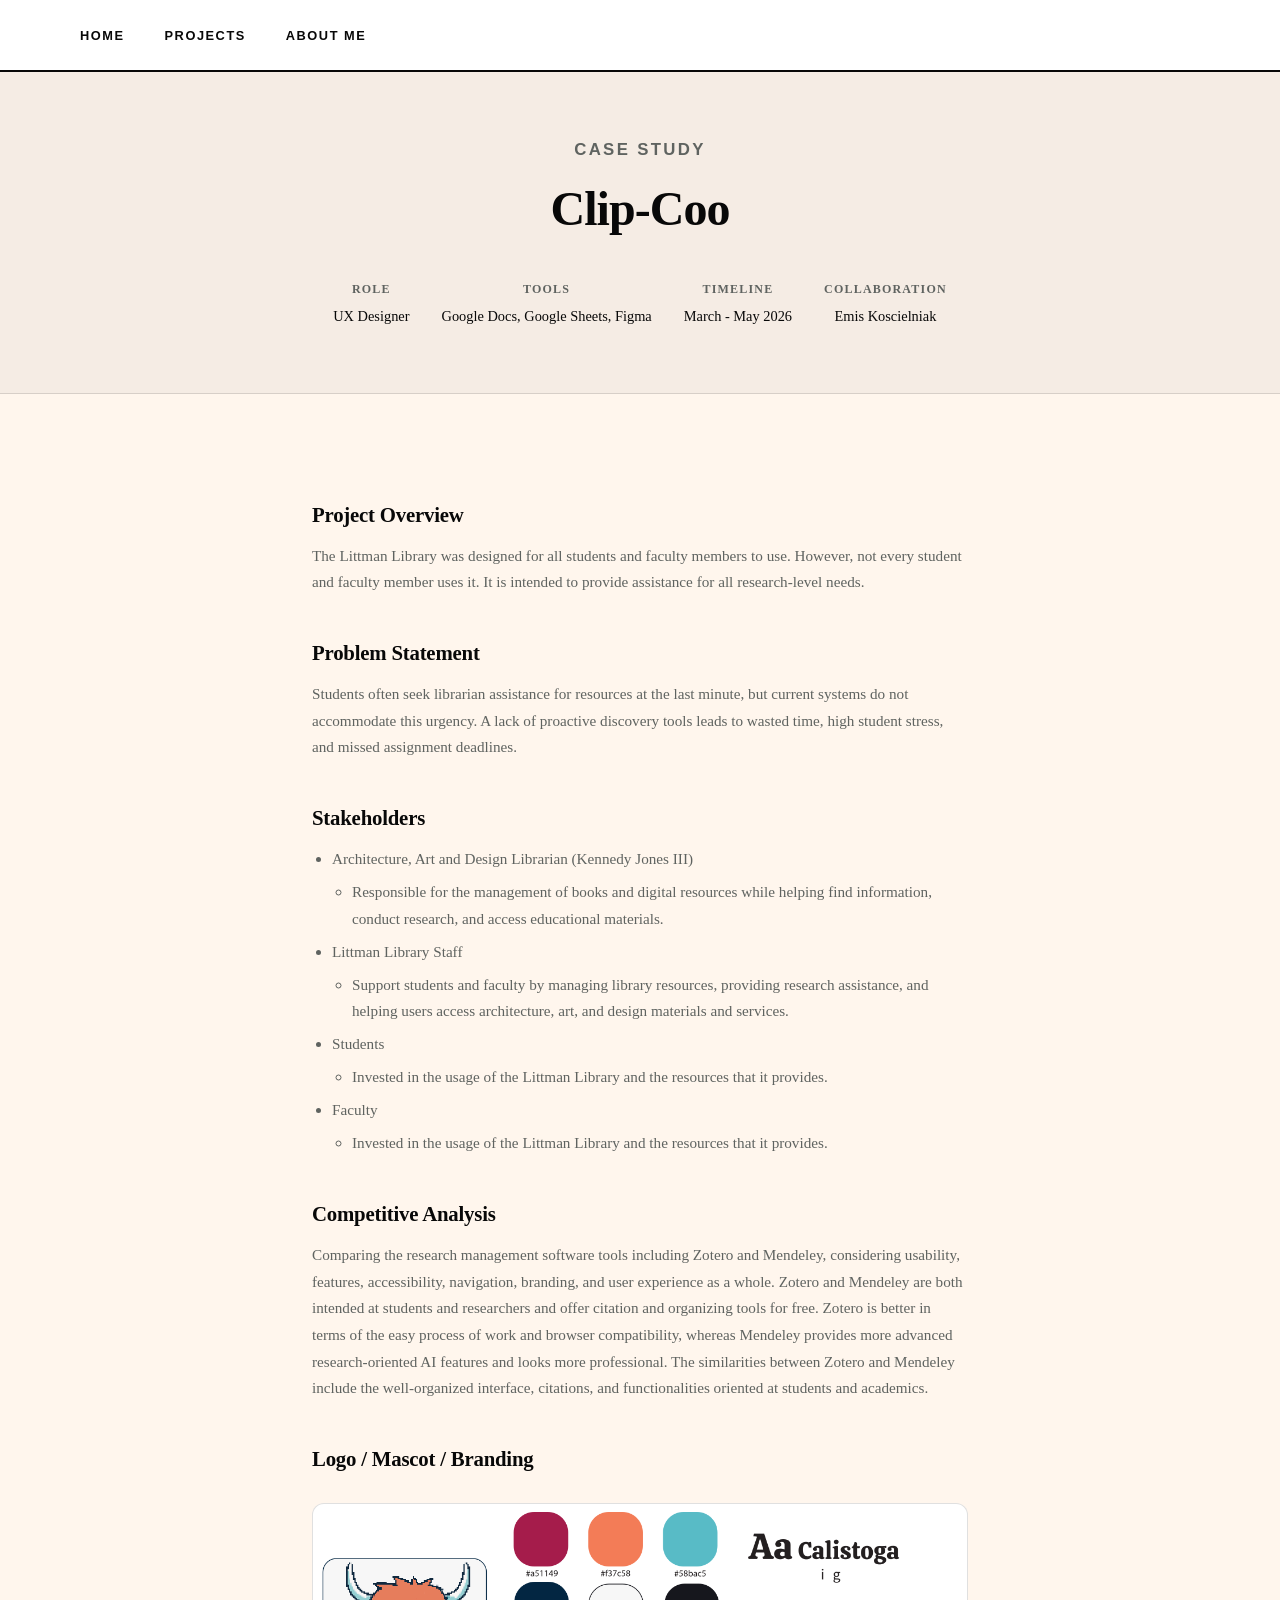
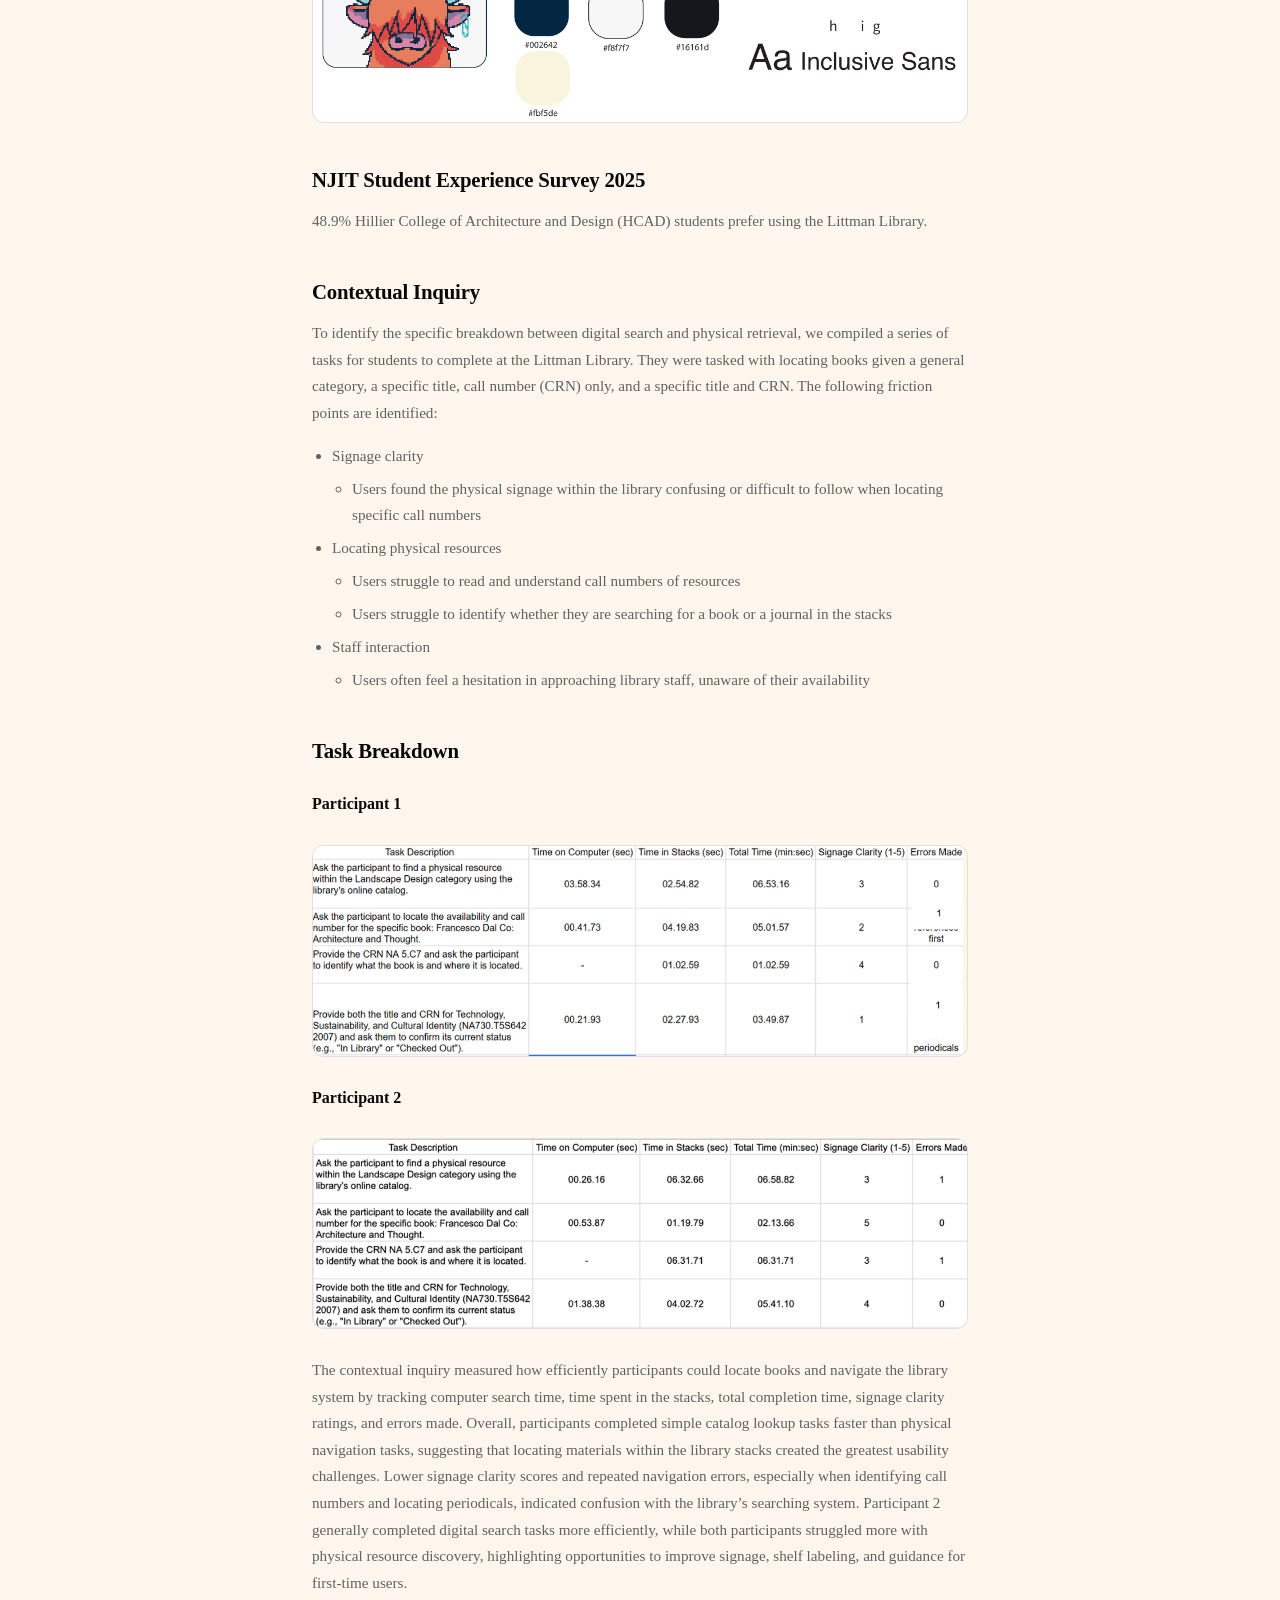
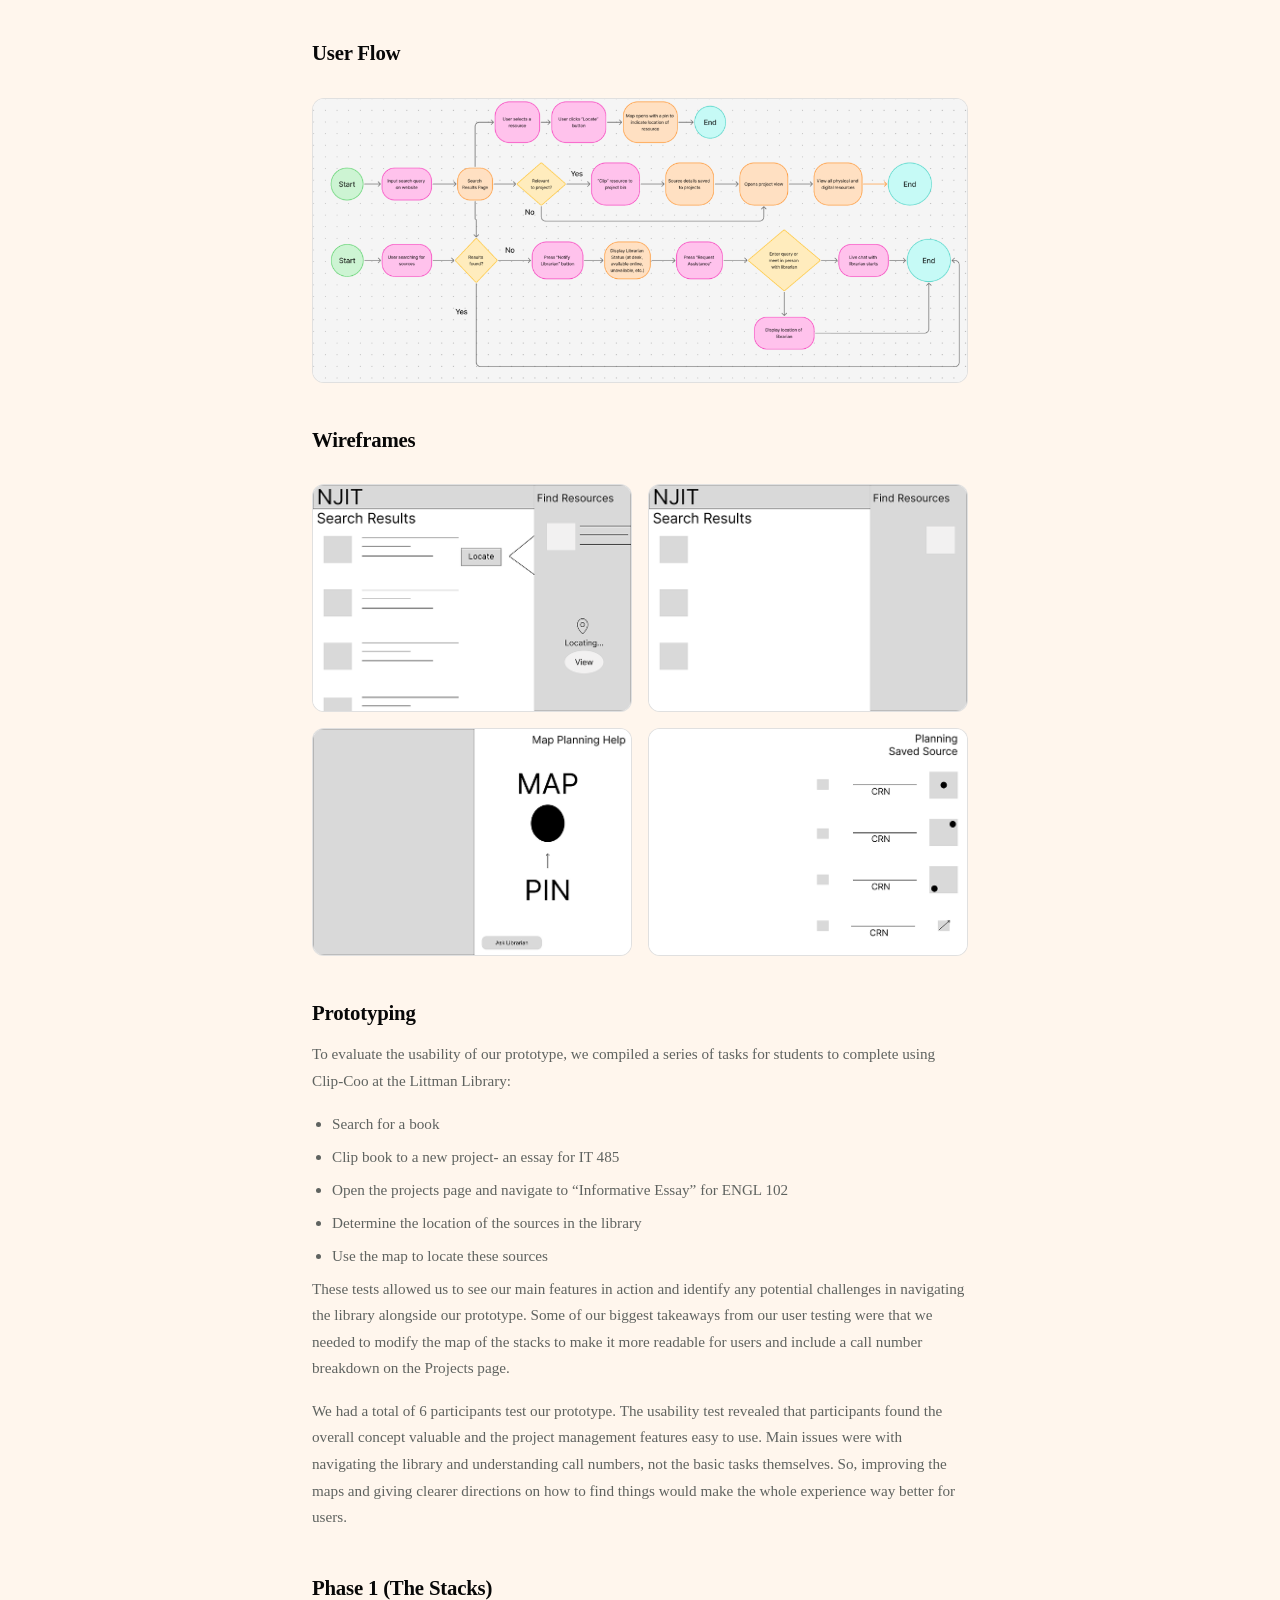
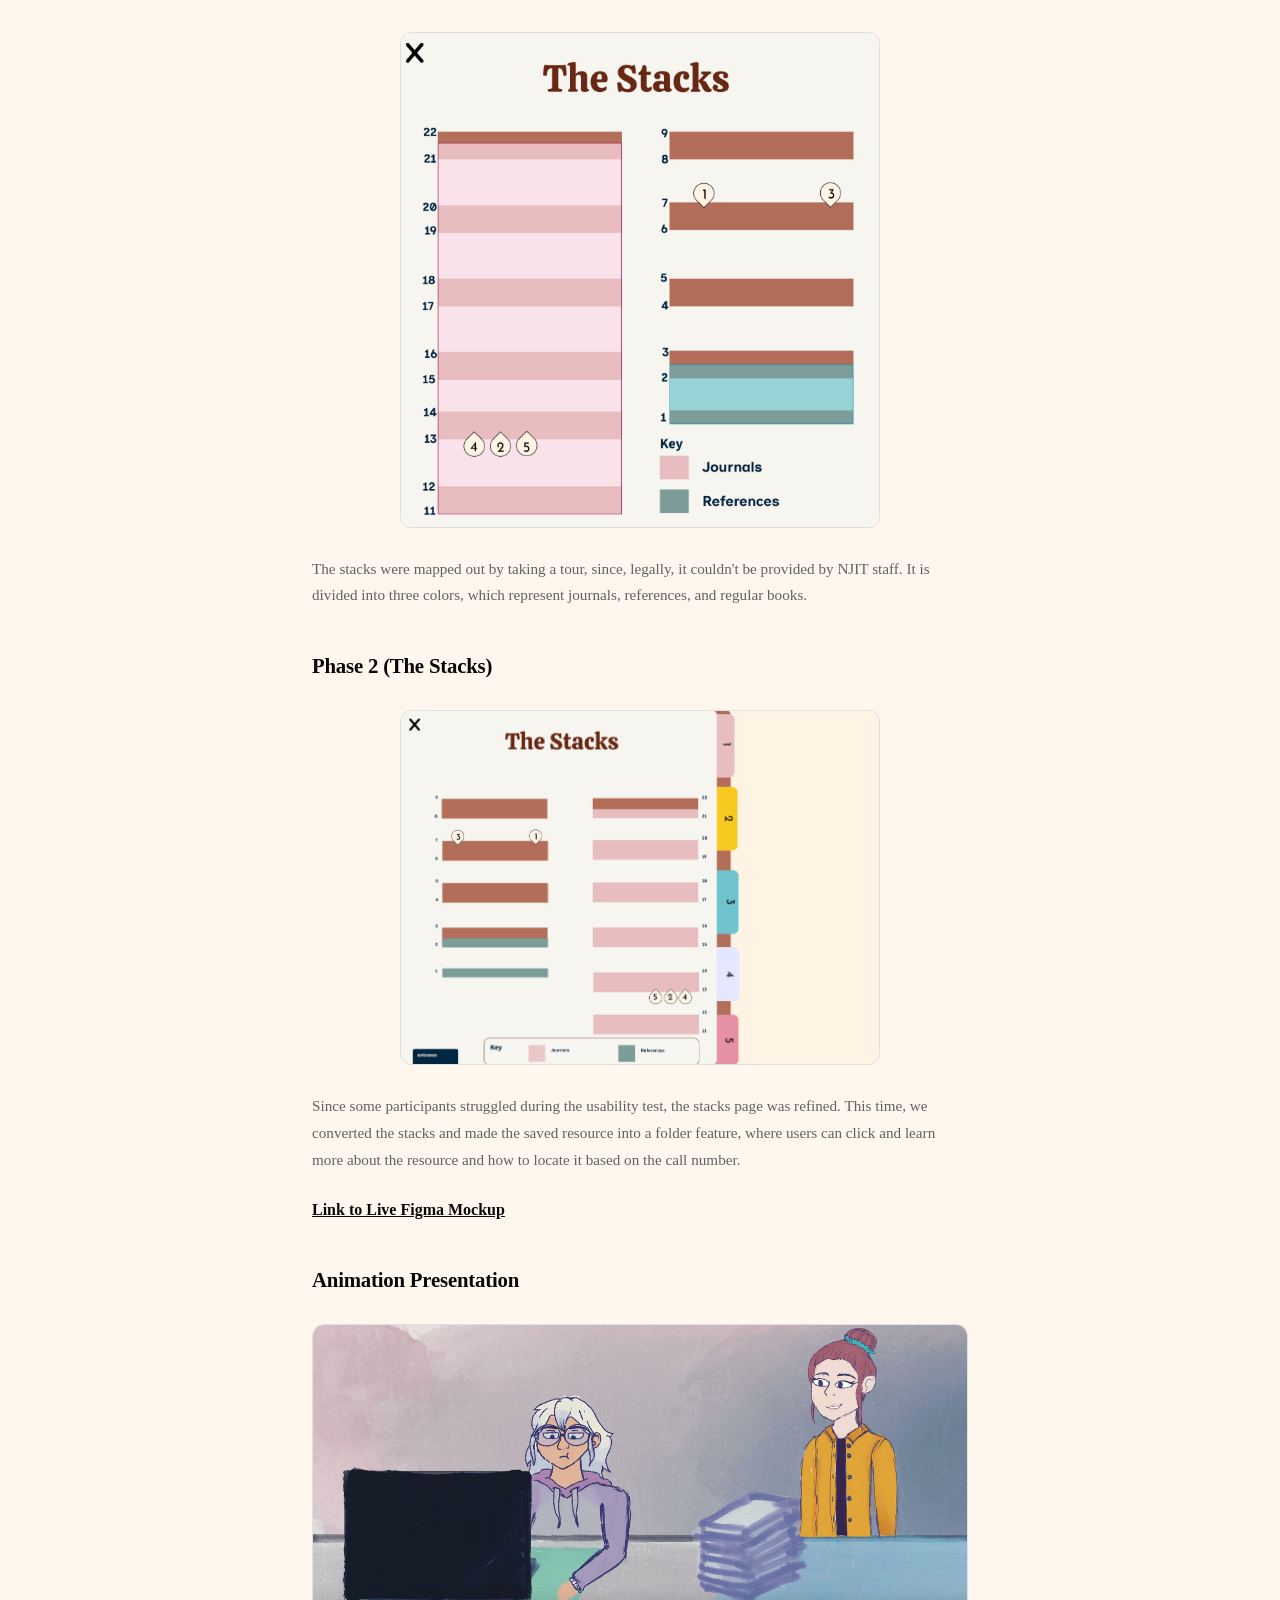
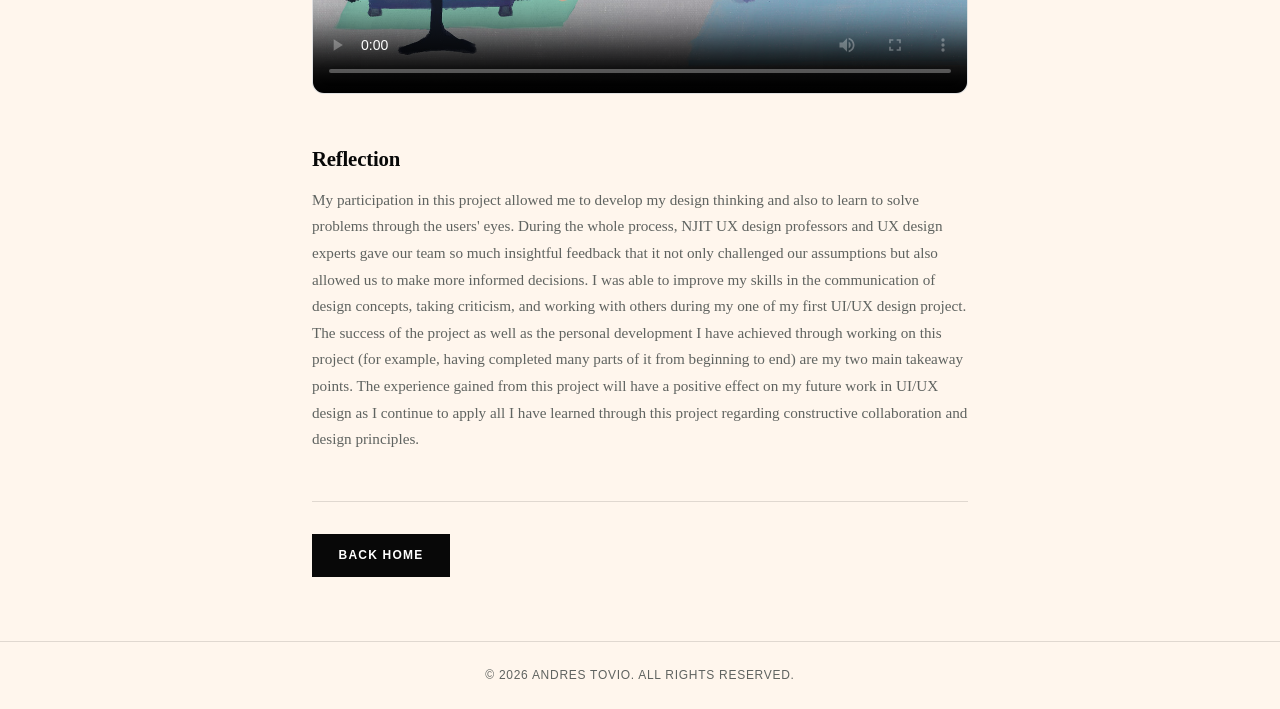
<file: pages/clip-coo.html>
<!DOCTYPE html>
<html lang="en">
<head>
  <meta charset="UTF-8" />
  <meta name="viewport" content="width=device-width, initial-scale=1.0" />
  <title>Clip-Coo Andres Tovio</title>
  <link rel="stylesheet" href="../css/style.css" />
    <style>
    .project-hero { background: rgba(0,0,0,0.04); border-bottom: 1px solid var(--color-border); padding: 4rem 2rem; }
    .project-hero-inner { max-width: var(--max-width); margin: 0 auto; text-align: center; }
    .project-hero h1 { font-size: clamp(2rem,4vw,3rem); font-weight: 700; letter-spacing: -0.02em; margin-bottom: 1rem; }
    .project-hero p { font-size: 1.05rem; color: var(--color-muted); max-width: 600px; margin-left: auto; margin-right: auto; line-height: 1.7; }
    .project-meta { display: flex; flex-wrap: wrap; justify-content: center; gap: 2rem; margin-top: 2rem; }
    .meta-item strong { display: block; font-size: 0.75rem; text-transform: uppercase; letter-spacing: 0.1em; color: var(--color-muted); margin-bottom: 0.25rem; }
    .meta-item span { font-size: 0.9rem; font-weight: 500; }
    .project-body { max-width: 720px; margin: 0 auto; padding: 4rem 2rem; }
    .project-body h2 { font-size: 1.3rem; font-weight: 700; margin: 2.5rem 0 0.75rem; letter-spacing: -0.01em; }
    .project-body h3 { font-size: 1rem; font-weight: 700; margin: 1.5rem 0 0.5rem; }
    .project-body p { color: var(--color-muted); line-height: 1.75; margin-bottom: 1rem; font-size: 0.95rem; }
    .project-body ul { list-style: disc; padding-left: 1.25rem; color: var(--color-muted); font-size: 0.95rem; line-height: 1.75; }
    .project-body ul li { margin-bottom: 0.4rem; }
    .project-body ul ul { list-style: circle; margin-top: 0.4rem; }
    .project-body figure { margin: 1.75rem 0; }
    .project-body figure img, .project-body figure video { width: 100%; height: auto; border-radius: 12px; border: 1px solid var(--color-border); background: #fff; }
    .project-body .fig-narrow { max-width: 480px; margin-left: auto; margin-right: auto; }
    .fig-row { display: grid; grid-template-columns: repeat(auto-fit, minmax(240px, 1fr)); gap: 1rem; align-items: start; margin: 1.75rem 0; }
    .project-body .fig-row figure { margin: 0; }
  </style>
</head>
<body>

  <nav>
    <div class="nav-inner">
      <a href="../index.html" class="nav-logo">Andres Tovio</a>
      <button class="nav-toggle" aria-label="Toggle menu"><span></span><span></span><span></span></button>
      <ul class="nav-links">
        <li><a href="../index.html">Home</a></li>
        <li>
          <a href="#">Projects</a>
          <ul class="dropdown">
            <li><a href="ai-code-academy.html">AI Code Academy</a></li>
            <li><a href="study-bunnies.html">Study Bunnies</a></li>
            <li><a href="trackzplanty.html">TrackzPlanty</a></li>
            <li><a href="clip-coo.html" class="active">Clip-Coo</a></li>
          </ul>
        </li>
        <li><a href="about.html">About Me</a></li>
      </ul>
    </div>
  </nav>

  <div class="project-hero">
    <div class="project-hero-inner">
      <p class="section-label">Case Study</p>
      <h1>Clip-Coo</h1>
      <div class="project-meta">
        <div class="meta-item"><strong>Role</strong><span>UX Designer</span></div>
        <div class="meta-item"><strong>Tools</strong><span>Google Docs, Google Sheets, Figma</span></div>
        <div class="meta-item"><strong>Timeline</strong><span>March - May 2026</span></div>
        <div class="meta-item"><strong>Collaboration</strong><span>Emis Koscielniak</span></div>
      </div>
    </div>
  </div>

  <div class="project-body">
    <h2>Project Overview</h2>
    <p>The Littman Library was designed for all students and faculty members to use. However, not every student and faculty member uses it. It is intended to provide assistance for all research-level needs.</p>

    <h2>Problem Statement</h2>
    <p>Students often seek librarian assistance for resources at the last minute, but current systems do not accommodate this urgency. A lack of proactive discovery tools leads to wasted time, high student stress, and missed assignment deadlines.</p>

    <h2>Stakeholders</h2>
    <ul>
      <li>Architecture, Art and Design Librarian (Kennedy Jones III)
        <ul>
          <li>Responsible for the management of books and digital resources while helping find information, conduct research, and access educational materials.</li>
        </ul>
      </li>
      <li>Littman Library Staff
        <ul>
          <li>Support students and faculty by managing library resources, providing research assistance, and helping users access architecture, art, and design materials and services.</li>
        </ul>
      </li>
      <li>Students
        <ul>
          <li>Invested in the usage of the Littman Library and the resources that it provides.</li>
        </ul>
      </li>
      <li>Faculty
        <ul>
          <li>Invested in the usage of the Littman Library and the resources that it provides.</li>
        </ul>
      </li>
    </ul>

    <h2>Competitive Analysis</h2>
    <p>Comparing the research management software tools including Zotero and Mendeley, considering usability, features, accessibility, navigation, branding, and user experience as a whole. Zotero and Mendeley are both intended at students and researchers and offer citation and organizing tools for free. Zotero is better in terms of the easy process of work and browser compatibility, whereas Mendeley provides more advanced research-oriented AI features and looks more professional. The similarities between Zotero and Mendeley include the well-organized interface, citations, and functionalities oriented at students and academics.</p>

    <h2>Logo / Mascot / Branding</h2>
    <figure>
      <img src="../assets/clip-coo/logo.png" alt="Clip-Coo logo" />
    </figure>

    <h2>NJIT Student Experience Survey 2025</h2>
    <p>48.9% Hillier College of Architecture and Design (HCAD) students prefer using the Littman Library.</p>

    <h2>Contextual Inquiry</h2>
    <p>To identify the specific breakdown between digital search and physical retrieval, we compiled a series of tasks for students to complete at the Littman Library. They were tasked with locating books given a general category, a specific title, call number (CRN) only, and a specific title and CRN. The following friction points are identified:</p>
    <ul>
      <li>Signage clarity
        <ul>
          <li>Users found the physical signage within the library confusing or difficult to follow when locating specific call numbers</li>
        </ul>
      </li>
      <li>Locating physical resources
        <ul>
          <li>Users struggle to read and understand call numbers of resources</li>
          <li>Users struggle to identify whether they are searching for a book or a journal in the stacks</li>
        </ul>
      </li>
      <li>Staff interaction
        <ul>
          <li>Users often feel a hesitation in approaching library staff, unaware of their availability</li>
        </ul>
      </li>
    </ul>

    <h2>Task Breakdown</h2>
    <h3>Participant 1</h3>
    <figure>
      <img src="../assets/clip-coo/task-participant1.png" alt="Participant 1 task breakdown: search time, time in the stacks, total time, signage clarity, and errors per task" />
    </figure>
    <h3>Participant 2</h3>
    <figure>
      <img src="../assets/clip-coo/task-participant2.png" alt="Participant 2 task breakdown: search time, time in the stacks, total time, signage clarity, and errors per task" />
    </figure>
    <p>The contextual inquiry measured how efficiently participants could locate books and navigate the library system by tracking computer search time, time spent in the stacks, total completion time, signage clarity ratings, and errors made. Overall, participants completed simple catalog lookup tasks faster than physical navigation tasks, suggesting that locating materials within the library stacks created the greatest usability challenges. Lower signage clarity scores and repeated navigation errors, especially when identifying call numbers and locating periodicals, indicated confusion with the library&rsquo;s searching system. Participant 2 generally completed digital search tasks more efficiently, while both participants struggled more with physical resource discovery, highlighting opportunities to improve signage, shelf labeling, and guidance for first-time users.</p>

    <h2>User Flow</h2>
    <figure>
      <img src="../assets/clip-coo/user-flow.png" alt="Clip-Coo user flow diagram" />
    </figure>

    <h2>Wireframes</h2>
    <div class="fig-row">
      <figure><img src="../assets/clip-coo/wireframe1.png" alt="Clip-Coo wireframe 1" /></figure>
      <figure><img src="../assets/clip-coo/wireframe2.png" alt="Clip-Coo wireframe 2" /></figure>
      <figure><img src="../assets/clip-coo/wireframe3.png" alt="Clip-Coo wireframe 3" /></figure>
      <figure><img src="../assets/clip-coo/wireframe4.png" alt="Clip-Coo wireframe 4" /></figure>
    </div>

    <h2>Prototyping</h2>
    <p>To evaluate the usability of our prototype, we compiled a series of tasks for students to complete using Clip-Coo at the Littman Library:</p>
    <ul>
      <li>Search for a book</li>
      <li>Clip book to a new project- an essay for IT 485</li>
      <li>Open the projects page and navigate to &ldquo;Informative Essay&rdquo; for ENGL 102</li>
      <li>Determine the location of the sources in the library</li>
      <li>Use the map to locate these sources</li>
    </ul>
    <p>These tests allowed us to see our main features in action and identify any potential challenges in navigating the library alongside our prototype. Some of our biggest takeaways from our user testing were that we needed to modify the map of the stacks to make it more readable for users and include a call number breakdown on the Projects page.</p>
    <p>We had a total of 6 participants test our prototype. The usability test revealed that participants found the overall concept valuable and the project management features easy to use. Main issues were with navigating the library and understanding call numbers, not the basic tasks themselves. So, improving the maps and giving clearer directions on how to find things would make the whole experience way better for users.</p>

    <h2>Phase 1 (The Stacks)</h2>
    <figure class="fig-narrow">
      <img src="../assets/clip-coo/stacks-phase1.png" alt="Phase 1 stacks map, color-coded for journals, references, and regular books" />
    </figure>
    <p>The stacks were mapped out by taking a tour, since, legally, it couldn't be provided by NJIT staff. It is divided into three colors, which represent journals, references, and regular books.</p>

    <h2>Phase 2 (The Stacks)</h2>
    <figure class="fig-narrow">
      <img src="../assets/clip-coo/stacks-phase2.png" alt="Phase 2 stacks page with saved resources shown as folders" />
    </figure>
    <p>Since some participants struggled during the usability test, the stacks page was refined. This time, we converted the stacks and made the saved resource into a folder feature, where users can click and learn more about the resource and how to locate it based on the call number.</p>
    <h3><a href="https://www.figma.com/proto/Gns2XI39okJ0sDq88gIP2K/Wireframes-Prototype?node-id=249-37&amp;viewport=161%2C61%2C0.1&amp;t=HSHcORGyA8M5aE2q-1&amp;scaling=scale-down&amp;content-scaling=fixed&amp;page-id=249%3A28" target="_blank" rel="noopener noreferrer" style="text-decoration: underline;">Link to Live Figma Mockup</a></h3>

    <h2>Animation Presentation</h2>
    <figure>
      <video src="../assets/clip-coo/animation.mp4" poster="../assets/clip-coo/animation-poster.jpg" controls playsinline preload="metadata"></video>
    </figure>

    <h2>Reflection</h2>
    <p>My participation in this project allowed me to develop my design thinking and also to learn to solve problems through the users' eyes. During the whole process, NJIT UX design professors and UX design experts gave our team so much insightful feedback that it not only challenged our assumptions but also allowed us to make more informed decisions. I was able to improve my skills in the communication of design concepts, taking criticism, and working with others during my one of my first UI/UX design project. The success of the project as well as the personal development I have achieved through working on this project (for example, having completed many parts of it from beginning to end) are my two main takeaway points. The experience gained from this project will have a positive effect on my future work in UI/UX design as I continue to apply all I have learned through this project regarding constructive collaboration and design principles.</p>

    <div style="margin-top: 3rem; padding-top: 2rem; border-top: 1px solid var(--color-border); display:flex; gap:1rem;">
      <a href="../index.html" class="btn btn-primary">Back Home</a>
    </div>
  </div>



  <footer><p>&copy; 2026 Andres Tovio. All rights reserved.</p></footer>
  <script src="../js/main.js"></script>
</body>
</html>
</file>
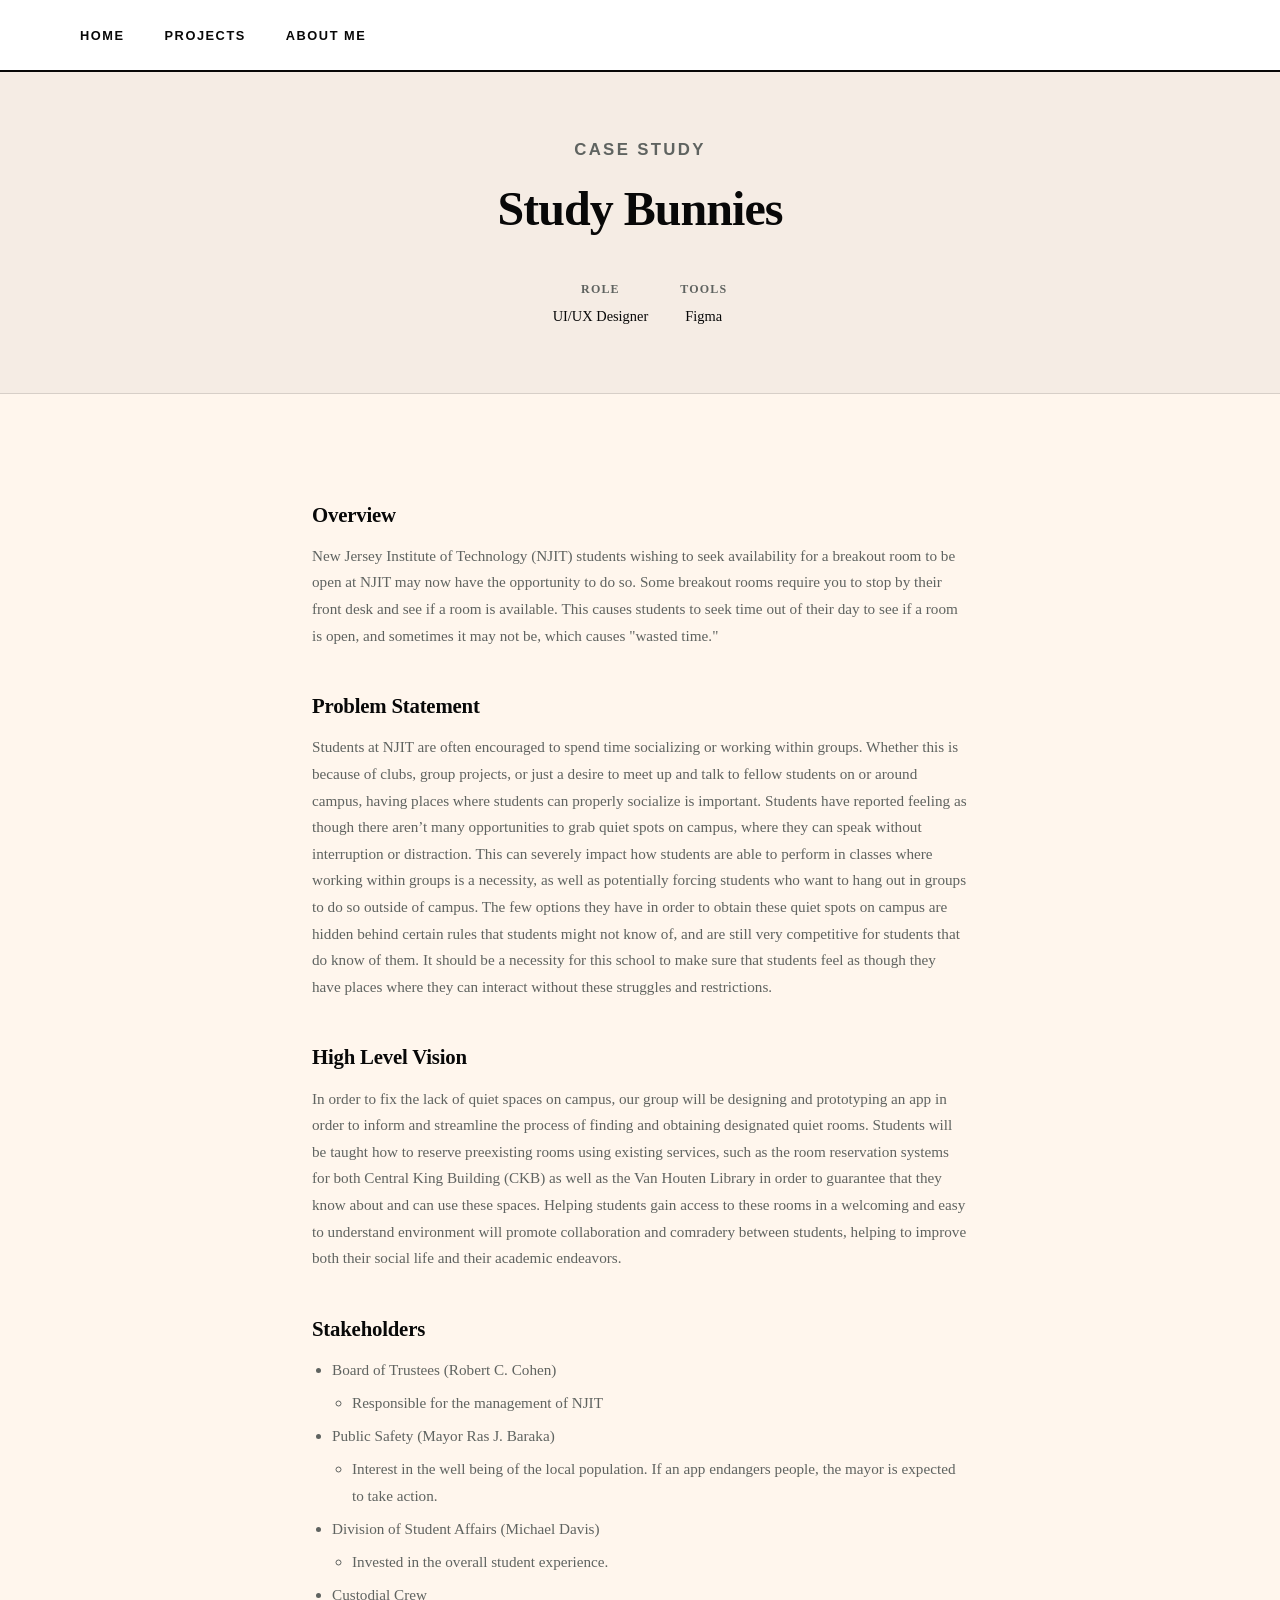
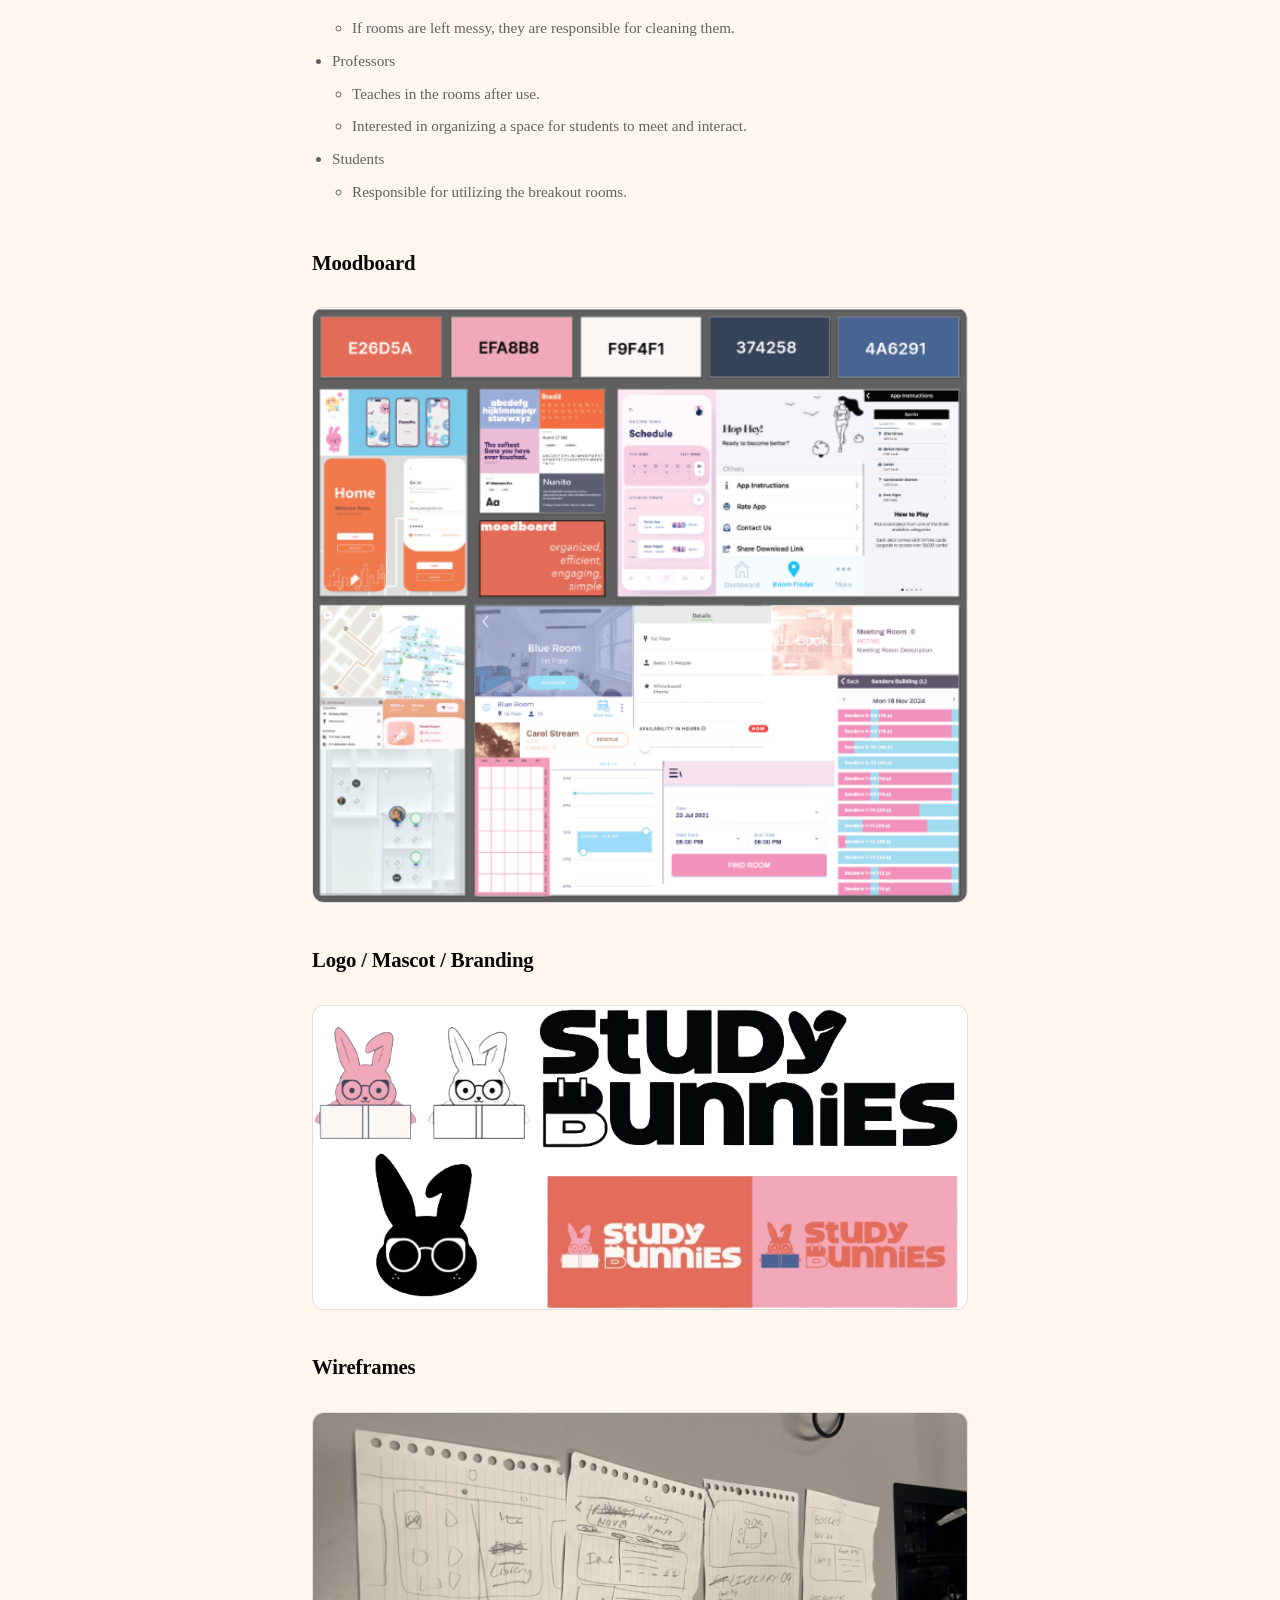
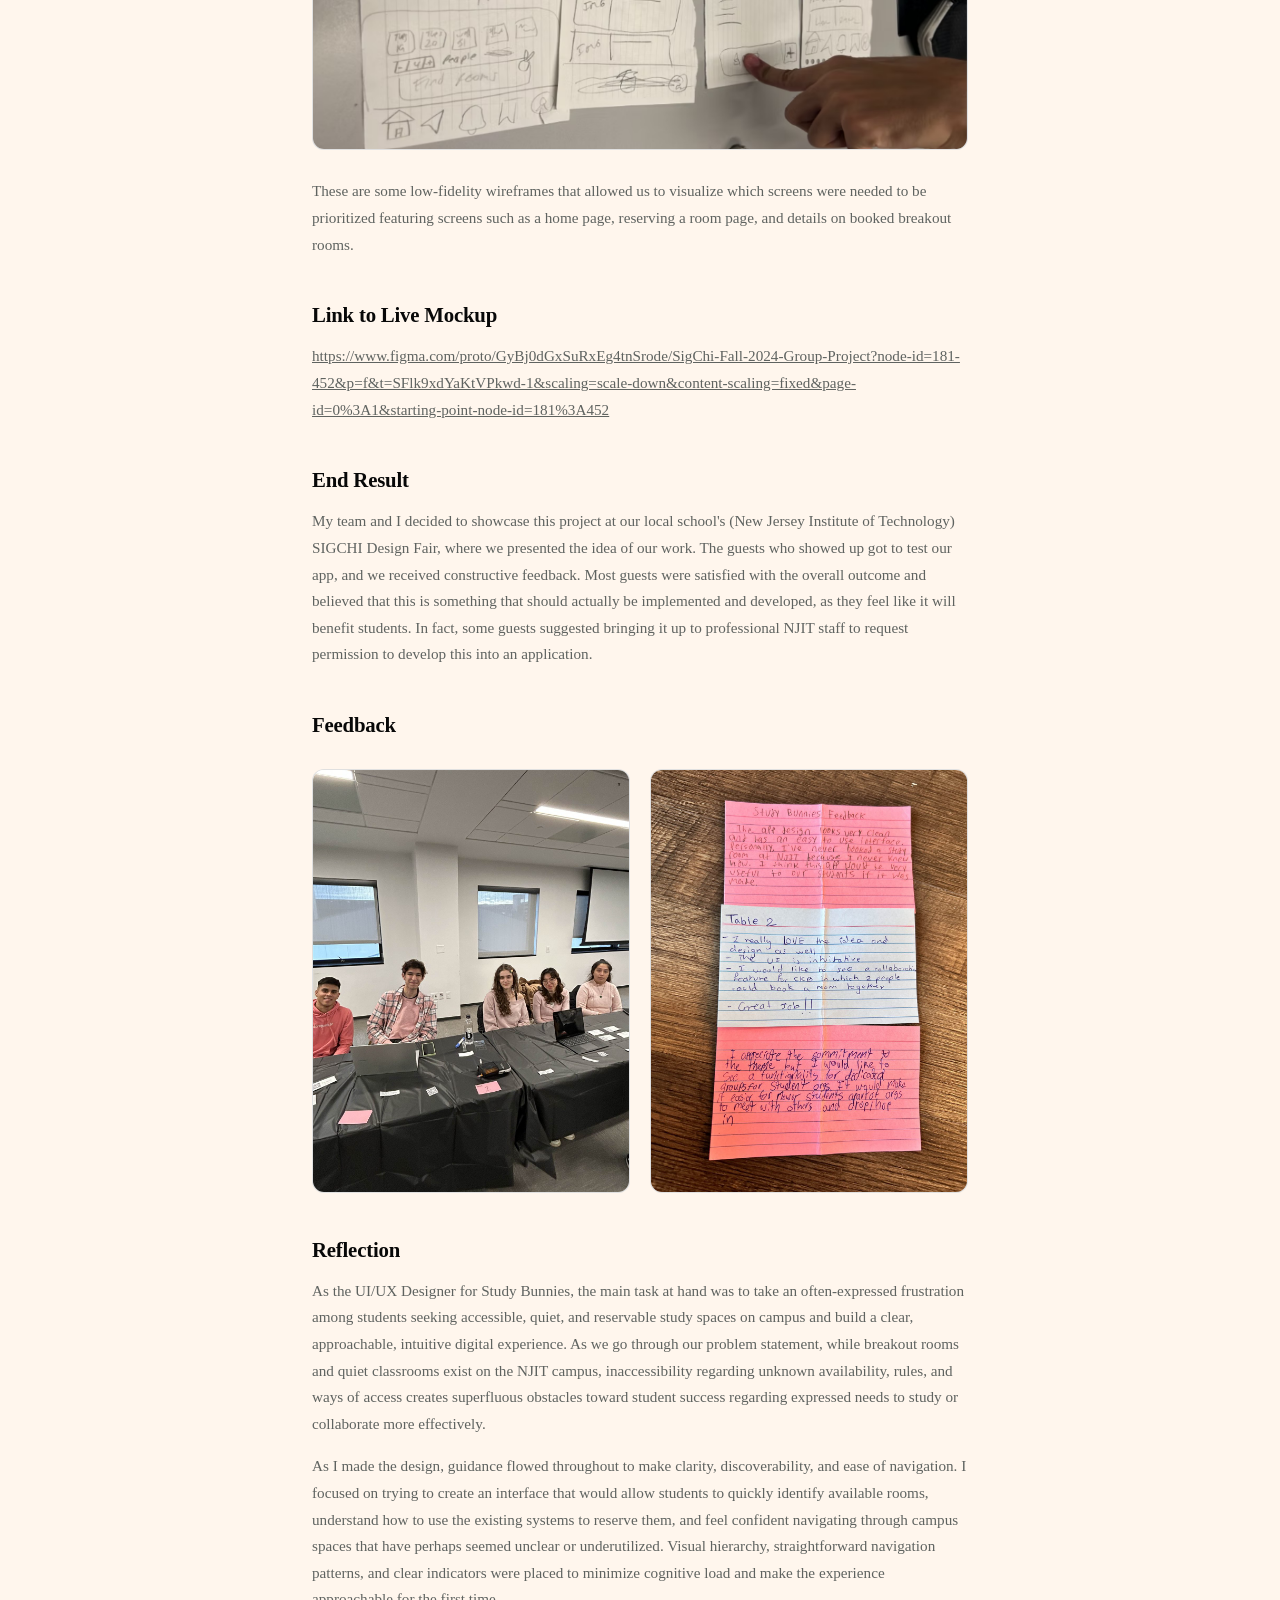
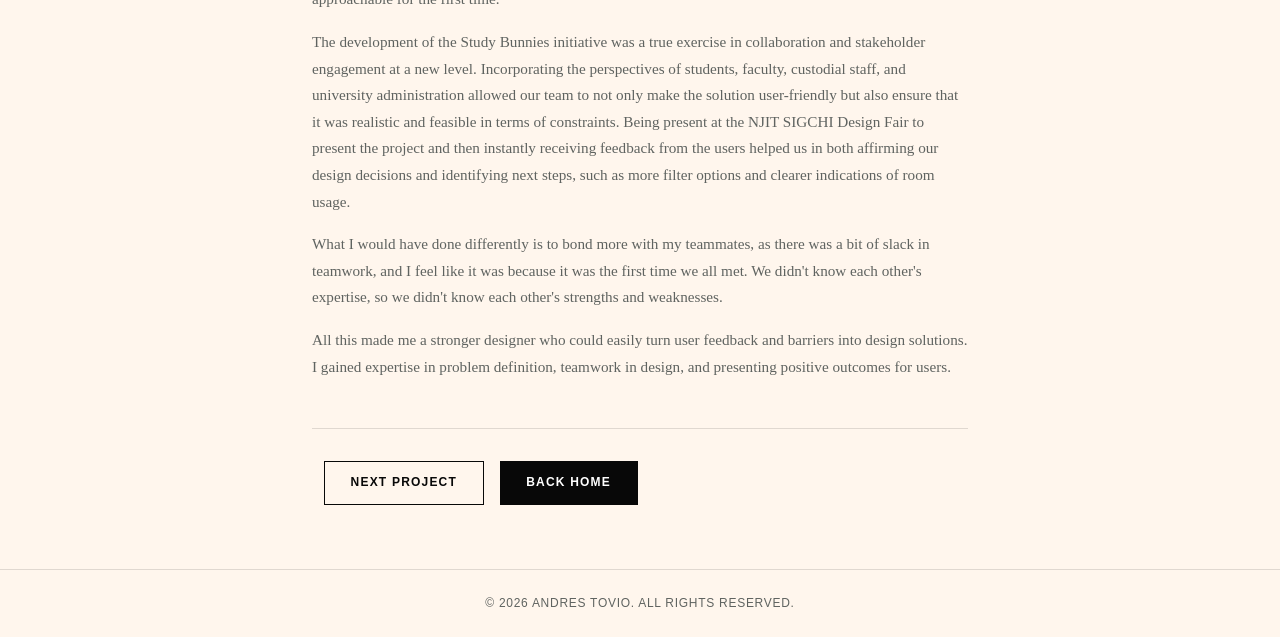
<file: pages/study-bunnies.html>
﻿<!DOCTYPE html>
<html lang="en">
<head>
  <meta charset="UTF-8" />
  <meta name="viewport" content="width=device-width, initial-scale=1.0" />
  <title>Study Bunnies Andres Tovio</title>
  <link rel="stylesheet" href="../css/style.css" />
    <style>
    .project-hero { background: rgba(0,0,0,0.04); border-bottom: 1px solid var(--color-border); padding: 4rem 2rem; }
    .project-hero-inner { max-width: var(--max-width); margin: 0 auto; text-align: center; }
    .project-hero h1 { font-size: clamp(2rem,4vw,3rem); font-weight: 700; letter-spacing: -0.02em; margin-bottom: 1rem; }
    .project-hero p { font-size: 1.05rem; color: var(--color-muted); max-width: 600px; margin-left: auto; margin-right: auto; line-height: 1.7; }
    .project-meta { display: flex; flex-wrap: wrap; justify-content: center; gap: 2rem; margin-top: 2rem; }
    .meta-item strong { display: block; font-size: 0.75rem; text-transform: uppercase; letter-spacing: 0.1em; color: var(--color-muted); margin-bottom: 0.25rem; }
    .meta-item span { font-size: 0.9rem; font-weight: 500; }
    .project-body { max-width: 720px; margin: 0 auto; padding: 4rem 2rem; }
    .project-body h2 { font-size: 1.3rem; font-weight: 700; margin: 2.5rem 0 0.75rem; letter-spacing: -0.01em; }
    .project-body p { color: var(--color-muted); line-height: 1.75; margin-bottom: 1rem; font-size: 0.95rem; }
    .project-body ul { list-style: disc; padding-left: 1.25rem; color: var(--color-muted); font-size: 0.95rem; line-height: 1.75; }
    .project-body ul li { margin-bottom: 0.4rem; }
    .project-body ul ul { list-style: circle; margin-top: 0.4rem; }
    .project-body figure { margin: 1.75rem 0; }
    .fig-row { display: grid; grid-template-columns: repeat(auto-fit, minmax(240px, 1fr)); gap: 1.25rem; align-items: start; margin: 1.75rem 0; }
    .project-body .fig-row figure { margin: 0; }
    .project-body figure img { width: 100%; height: auto; border-radius: 12px; border: 1px solid var(--color-border); background: #fff; }
    .img-placeholder { width: 100%; aspect-ratio: 16/9; background: rgba(0,0,0,0.04); border: 2px dashed var(--color-border); border-radius: 12px; display: flex; align-items: center; justify-content: center; color: var(--color-muted); font-size: 0.85rem; margin: 2rem 0; }
  </style>
</head>
<body>

  <nav>
    <div class="nav-inner">
      <a href="../index.html" class="nav-logo">Andres Tovio</a>
      <button class="nav-toggle" aria-label="Toggle menu"><span></span><span></span><span></span></button>
      <ul class="nav-links">
        <li><a href="../index.html">Home</a></li>
        <li>
          <a href="#">Projects</a>
          <ul class="dropdown">
            <li><a href="ai-code-academy.html">AI Code Academy</a></li>
            <li><a href="study-bunnies.html" class="active">Study Bunnies</a></li>
            <li><a href="trackzplanty.html">TrackzPlanty</a></li>
            <li><a href="clip-coo.html">Clip-Coo</a></li>
          </ul>
        </li>
        <li><a href="about.html">About Me</a></li>
      </ul>
    </div>
  </nav>

  <div class="project-hero">
    <div class="project-hero-inner">
      <p class="section-label">Case Study</p>
      <h1>Study Bunnies</h1>
      <div class="project-meta">
        <div class="meta-item"><strong>Role</strong><span>UI/UX Designer</span></div>
        <div class="meta-item"><strong>Tools</strong><span>Figma</span></div>
      </div>
    </div>
  </div>

  <div class="project-body">
    <h2>Overview</h2>
    <p>New Jersey Institute of Technology (NJIT) students wishing to seek availability for a breakout room to be open at NJIT may now have the opportunity to do so. Some breakout rooms require you to stop by their front desk and see if a room is available. This causes students to seek time out of their day to see if a room is open, and sometimes it may not be, which causes "wasted time." 

</p>


    <h2>Problem Statement</h2>
    <p>Students at NJIT are often encouraged to spend time socializing or working within groups. Whether this is because of clubs, group projects, or just a desire to meet up and talk to fellow students on or around campus, having places where students can properly socialize is important. Students have reported feeling as though there aren’t many opportunities to grab quiet spots on campus, where they can speak without interruption or distraction. This can severely impact how students are able to perform in classes where working within groups is a necessity, as well as potentially forcing students who want to hang out in groups to do so outside of campus. The few options they have in order to obtain these quiet spots on campus are hidden behind certain rules that students might not know of, and are still very competitive for students that do know of them. It should be a necessity for this school to make sure that students feel as though they have places where they can interact without these struggles and restrictions.

</p>

    <h2>High Level Vision</h2>
    <p>
      In order to fix the lack of quiet spaces on campus, our group will be designing and prototyping an app in order to inform and streamline the process of finding and obtaining designated quiet rooms. Students will be taught how to reserve preexisting rooms using existing services, such as the room reservation systems for both Central King Building (CKB) as well as the Van Houten Library in order to guarantee that they know about and can use these spaces. Helping students gain access to these rooms in a welcoming and easy to understand environment will promote collaboration and comradery between students, helping to improve both their social life and their academic endeavors.
    </p>

    <h2>
    Stakeholders
    </h2>
    <ul>
      <li>Board of Trustees (Robert C. Cohen)
        <ul>
          <li>Responsible for the management of NJIT</li>
        </ul>
      </li>
      <li>Public Safety (Mayor Ras J. Baraka)
        <ul>
          <li>Interest in the well being of the local population. If an app endangers people, the mayor is expected to take action.</li>
        </ul>
      </li>
      <li>Division of Student Affairs (Michael Davis)
        <ul>
          <li>Invested in the overall student experience.</li>
        </ul>
      </li>
      <li>Custodial Crew
        <ul>
          <li>If rooms are left messy, they are responsible for cleaning them.</li>
        </ul>
      </li>
      <li>Professors
        <ul>
          <li>Teaches in the rooms after use.</li>
          <li>Interested in organizing a space for students to meet and interact.</li>
        </ul>
      </li>
      <li>Students
        <ul>
          <li>Responsible for utilizing the breakout rooms.</li>
        </ul>
      </li>
    </ul>

    <h2>
      Moodboard
    </h2>
    <figure>
      <img src="../assets/study-bunnies/moodboard.png" alt="Study Bunnies moodboard: color palette, typography, and app screen designs" />
    </figure>
    
    <h2>
      Logo / Mascot / Branding
    </h2>
    <figure>
      <img src="../assets/study-bunnies/branding.png" alt="Study Bunnies branding: bunny mascot variations, wordmark, and logo lockups on coral and pink" />
    </figure>

    <h2>Wireframes</h2>
    <figure>
      <img src="../assets/study-bunnies/wireframes.png" alt="Hand-sketched paper wireframes of Study Bunnies screens taped to a wall" />
    </figure>

    <p>These are some low-fidelity wireframes that allowed us to visualize which screens were needed to be prioritized featuring screens such as a home page, reserving a room page, and details on booked breakout rooms.
</p>
<h2>Link to Live Mockup</h2>
<p style="overflow-wrap: anywhere;"><a href="https://www.figma.com/proto/GyBj0dGxSuRxEg4tnSrode/SigChi-Fall-2024-Group-Project?node-id=181-452&amp;p=f&amp;t=SFlk9xdYaKtVPkwd-1&amp;scaling=scale-down&amp;content-scaling=fixed&amp;page-id=0%3A1&amp;starting-point-node-id=181%3A452" target="_blank" rel="noopener noreferrer" style="text-decoration: underline;">https://www.figma.com/proto/GyBj0dGxSuRxEg4tnSrode/SigChi-Fall-2024-Group-Project?node-id=181-452&amp;p=f&amp;t=SFlk9xdYaKtVPkwd-1&amp;scaling=scale-down&amp;content-scaling=fixed&amp;page-id=0%3A1&amp;starting-point-node-id=181%3A452</a></p>
 <h2>End Result</h2>
  <p>My team and I decided to showcase this project at our local school's (New Jersey Institute of Technology) SIGCHI Design Fair, where we presented the idea of our work. The guests who showed up got to test our app, and we received constructive feedback. Most guests were satisfied with the overall outcome and believed that this is something that should actually be implemented and developed, as they feel like it will benefit students. In fact, some guests suggested bringing it up to professional NJIT staff to request permission to develop this into an application.
</p>
<h2>Feedback</h2>
    <div class="fig-row">
      <figure>
        <img src="../assets/study-bunnies/feedback-team.jpg" alt="The Study Bunnies team at Table 2 of the NJIT SIGCHI Design Fair" />
      </figure>
      <figure>
        <img src="../assets/study-bunnies/feedback-notes.jpg" alt="Handwritten guest feedback cards praising the design and suggesting group booking and student org features" />
      </figure>
    </div>
<h2>Reflection</h2>
<p>As the UI/UX Designer for Study Bunnies, the main task at hand was to take an often-expressed frustration among students seeking accessible, quiet, and reservable study spaces on campus and build a clear, approachable, intuitive digital experience. As we go through our problem statement, while breakout rooms and quiet classrooms exist on the NJIT campus, inaccessibility regarding unknown availability, rules, and ways of access creates superfluous obstacles toward student success regarding expressed needs to study or collaborate more effectively.</p>

<p>As I made the design, guidance flowed throughout to make clarity, discoverability, and ease of navigation. I focused on trying to create an interface that would allow students to quickly identify available rooms, understand how to use the existing systems to reserve them, and feel confident navigating through campus spaces that have perhaps seemed unclear or underutilized. Visual hierarchy, straightforward navigation patterns, and clear indicators were placed to minimize cognitive load and make the experience approachable for the first time.</p>

<p>The development of the Study Bunnies initiative was a true exercise in collaboration and stakeholder engagement at a new level. Incorporating the perspectives of students, faculty, custodial staff, and university administration allowed our team to not only make the solution user-friendly but also ensure that it was realistic and feasible in terms of constraints. Being present at the NJIT SIGCHI Design Fair to present the project and then instantly receiving feedback from the users helped us in both affirming our design decisions and identifying next steps, such as more filter options and clearer indications of room usage.</p>

<p>What I would have done differently is to bond more with my teammates, as there was a bit of slack in teamwork, and I feel like it was because it was the first time we all met. We didn't know each other's expertise, so we didn't know each other's strengths and weaknesses.</p>

<p>All this made me a stronger designer who could easily turn user feedback and barriers into design solutions. I gained expertise in problem definition, teamwork in design, and presenting positive outcomes for users. </p>
    <div style="margin-top: 3rem; padding-top: 2rem; border-top: 1px solid var(--color-border); display:flex; gap:1rem;">
      <a href="trackzplanty.html" class="btn btn-outline">Next Project</a>
      <a href="../index.html" class="btn btn-primary">Back Home</a>
    </div>
  </div>
 

  <footer><p>&copy; 2026 Andres Tovio. All rights reserved.</p></footer>
  <script src="../js/main.js"></script>
</body>
</html>
</file>
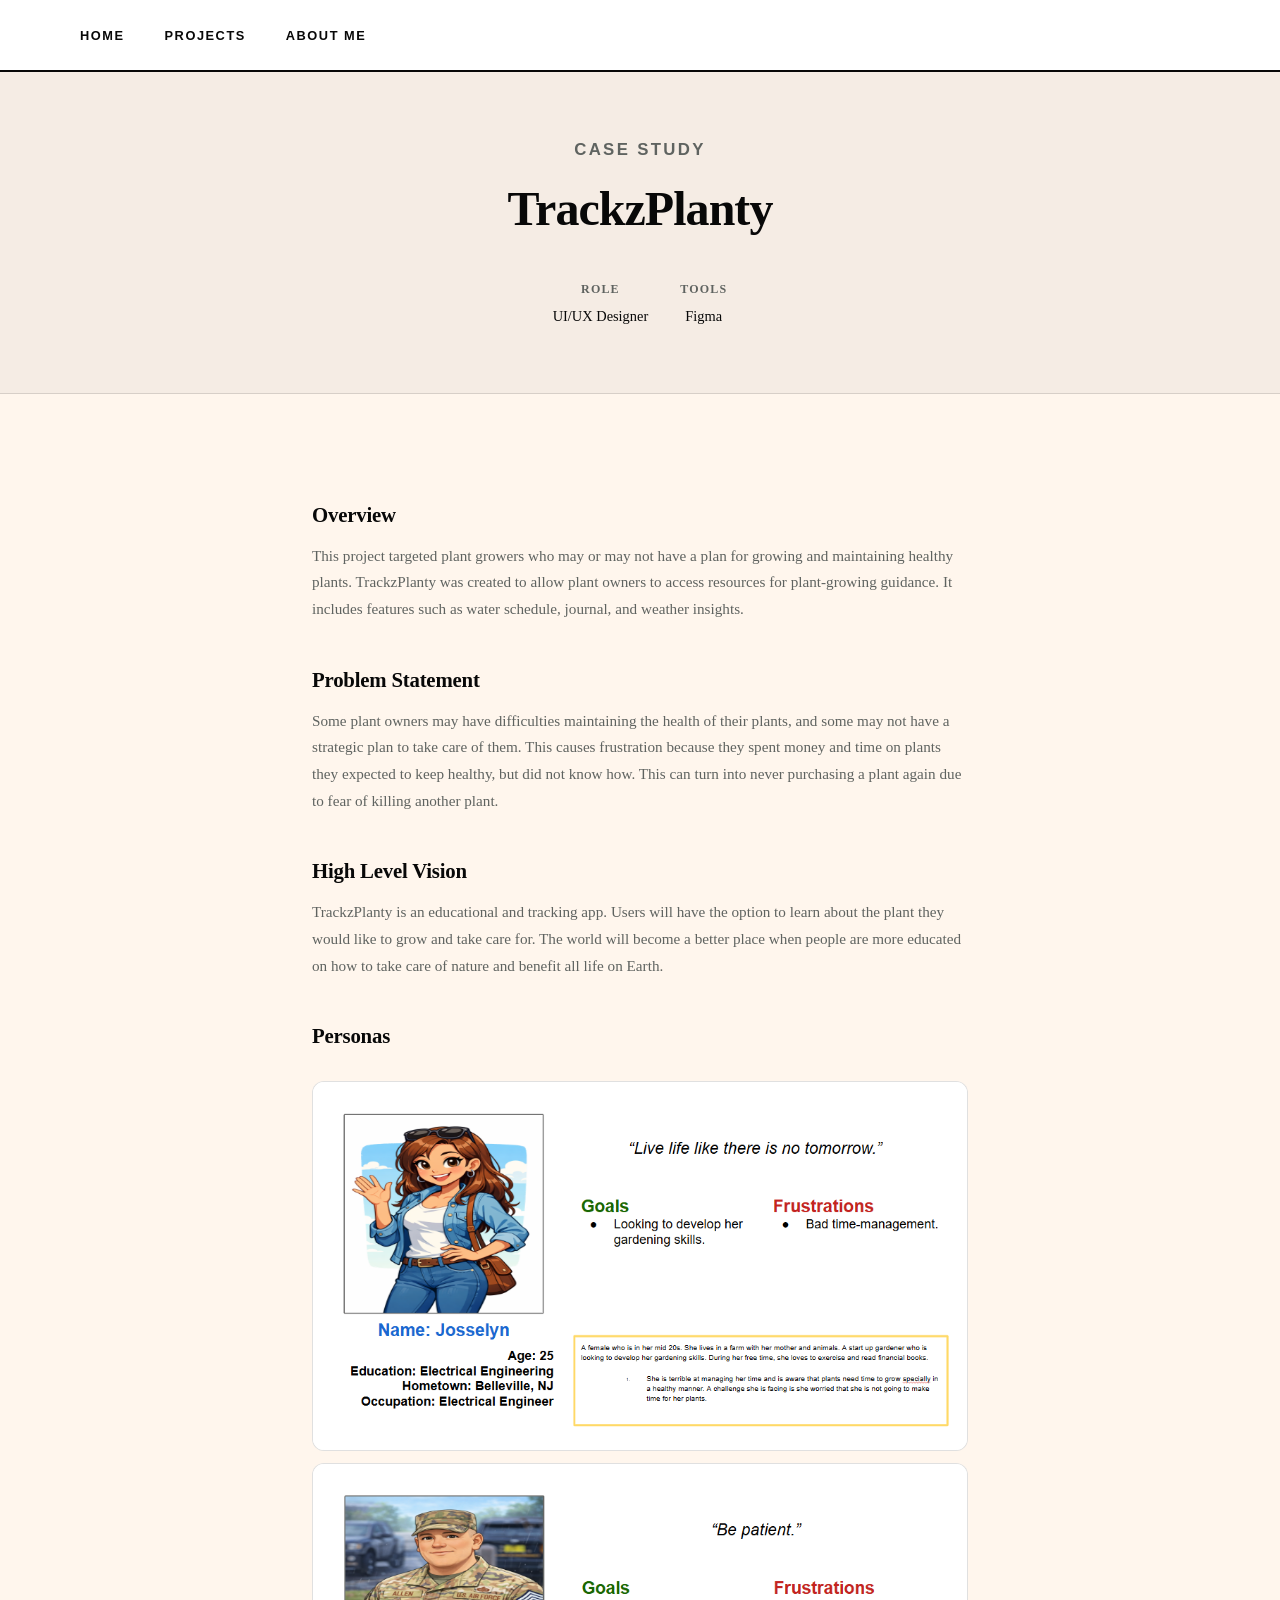
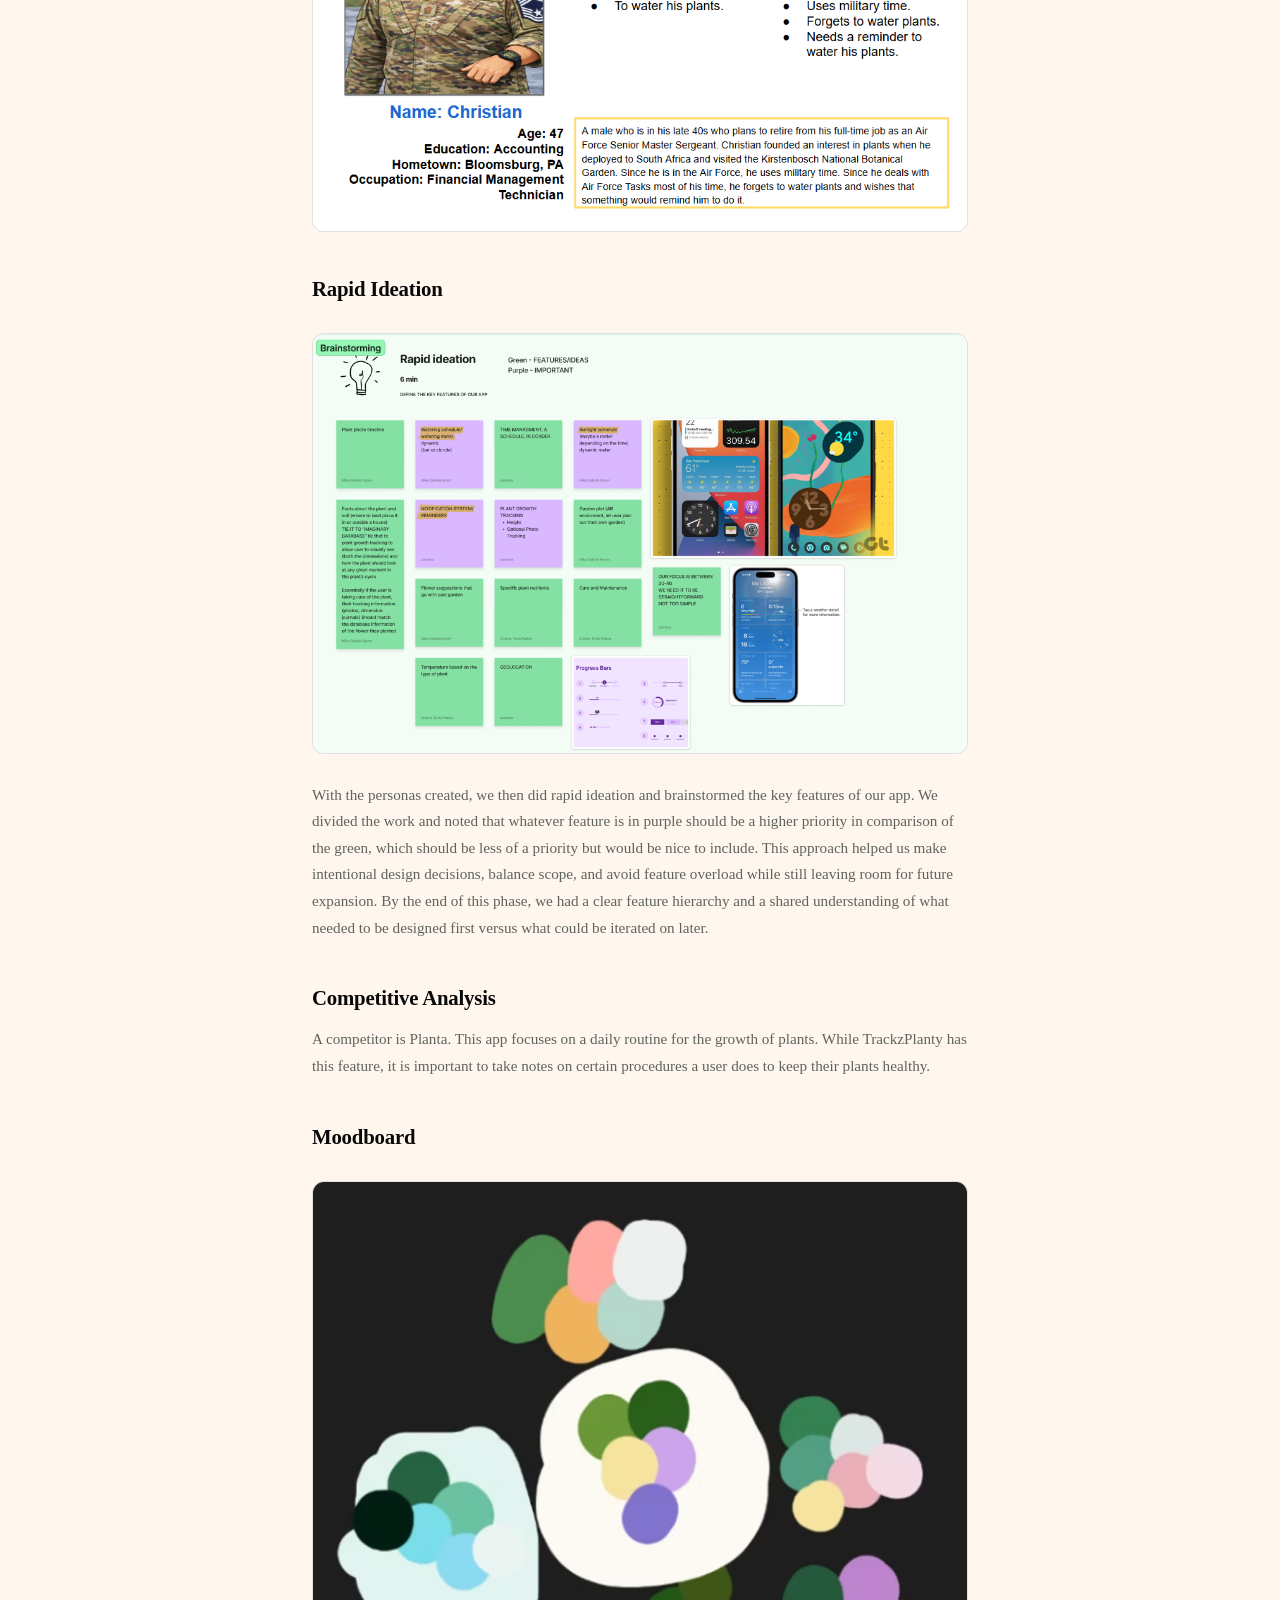
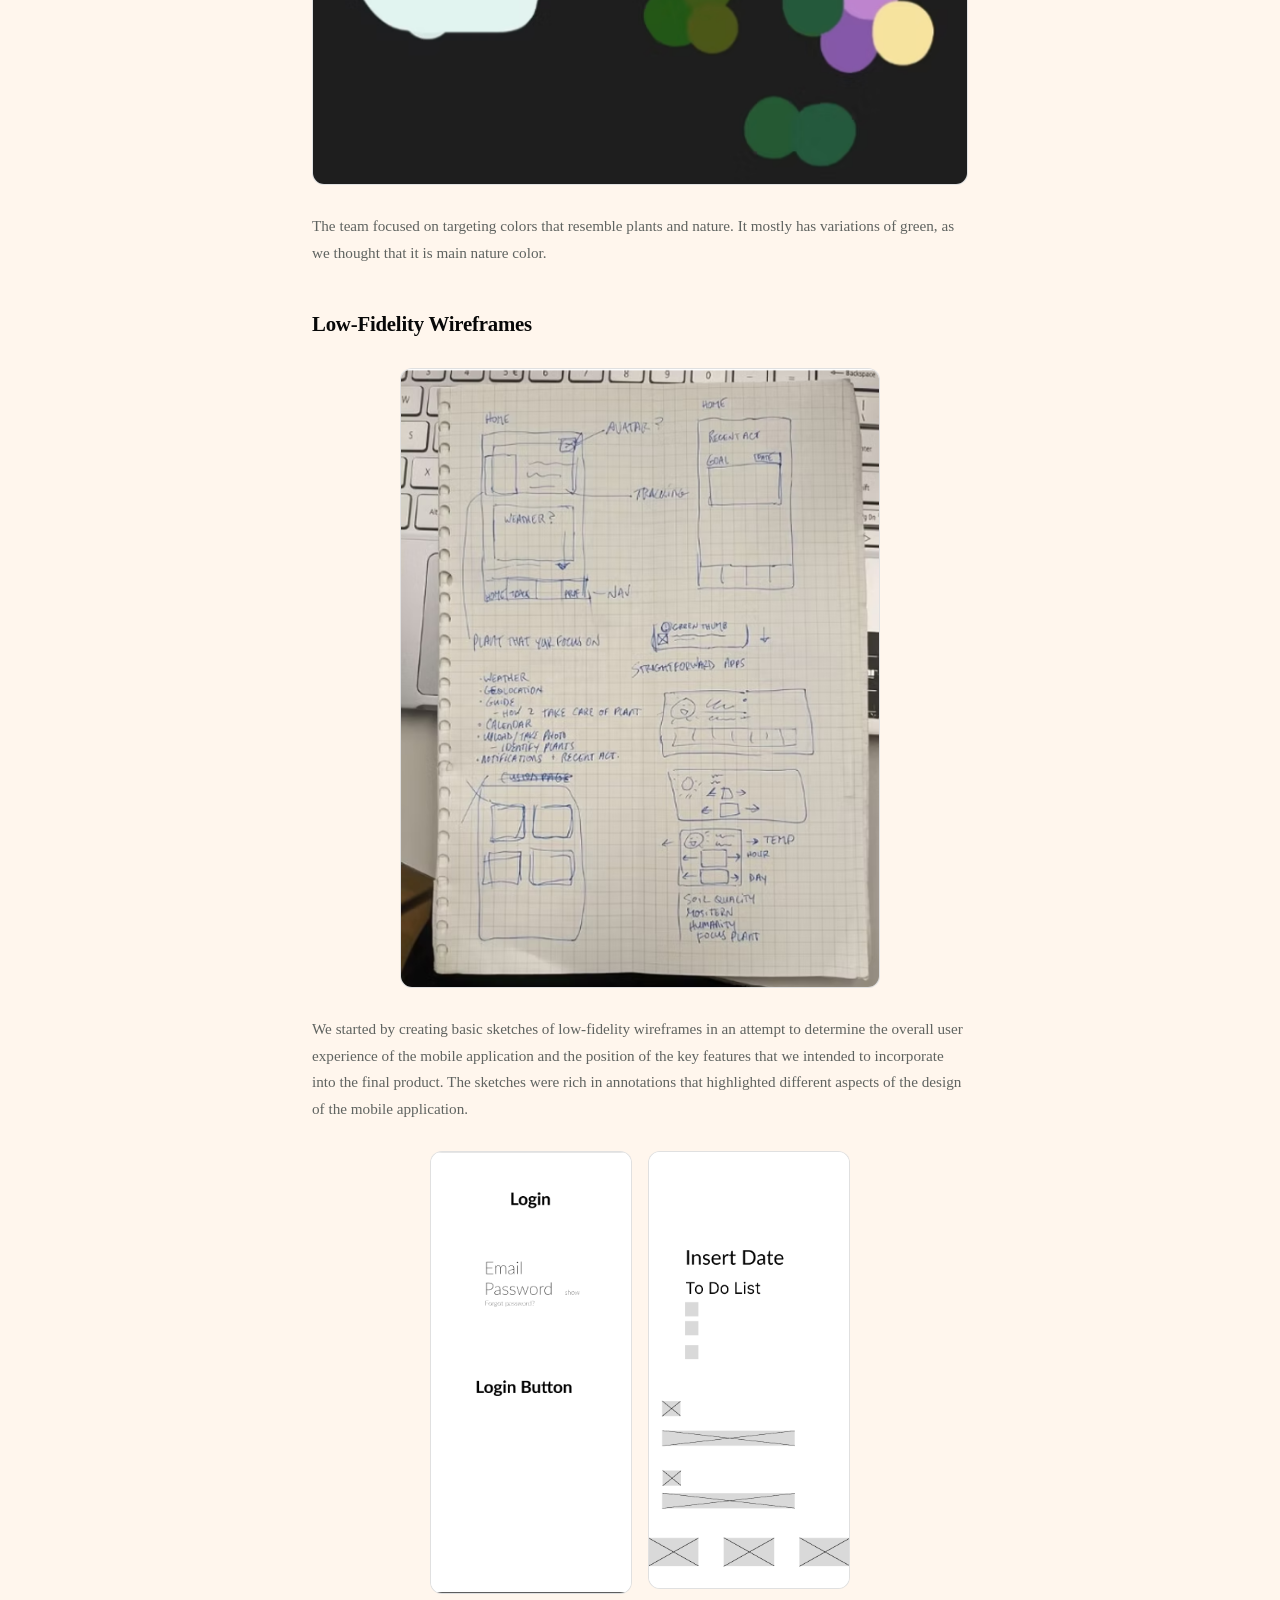
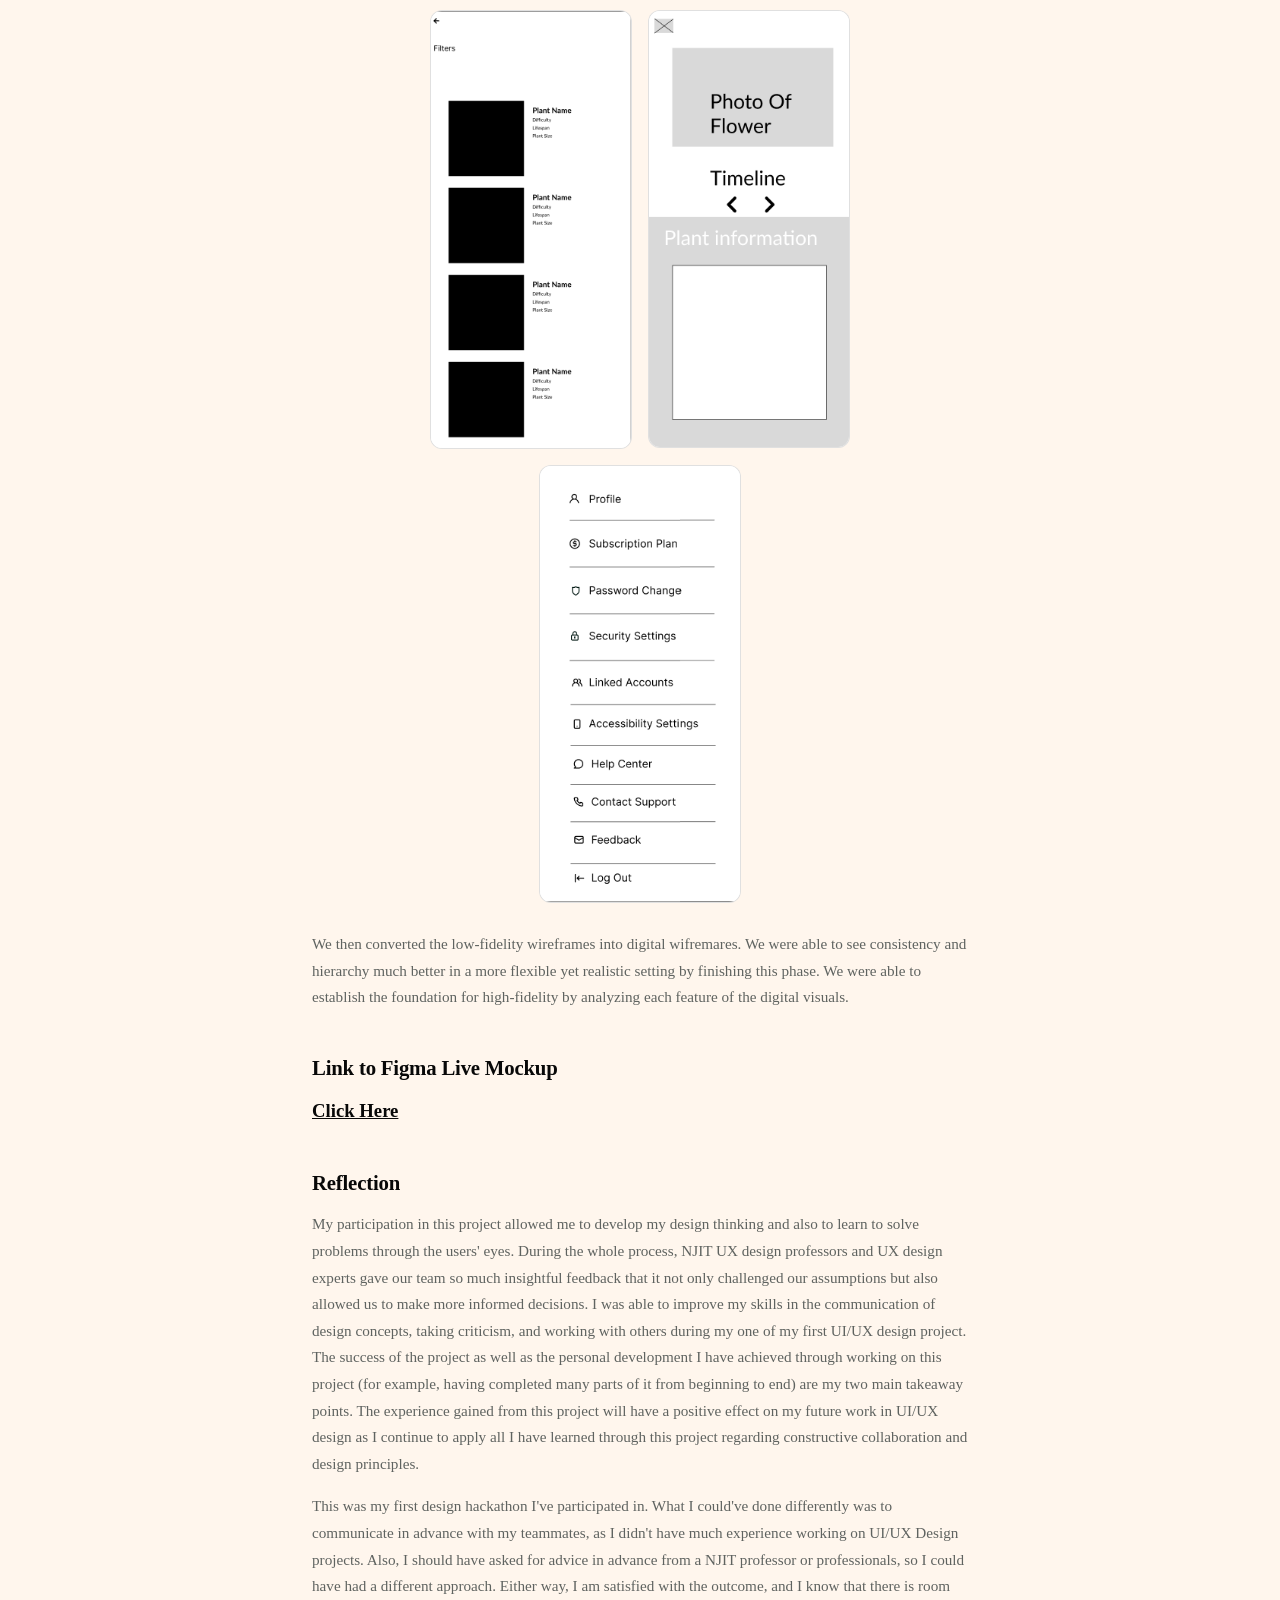
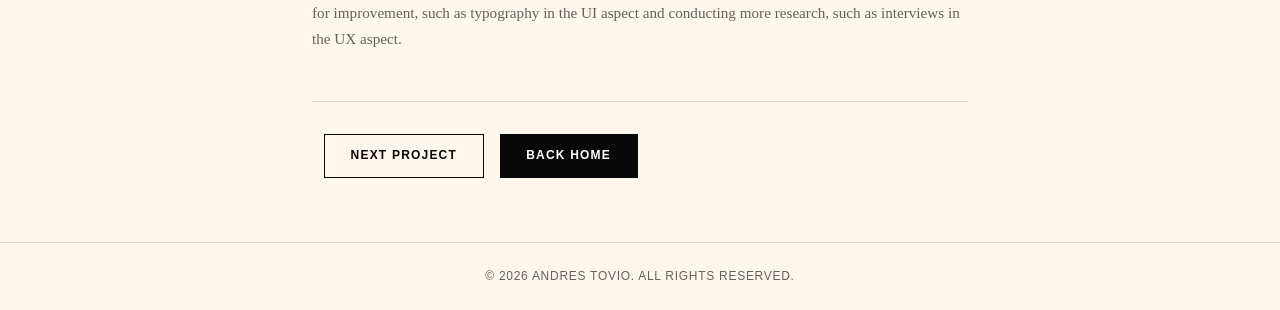
<file: pages/trackzplanty.html>
﻿<!DOCTYPE html>
<html lang="en">
<head>
  <meta charset="UTF-8" />
  <meta name="viewport" content="width=device-width, initial-scale=1.0" />
  <title>TrackzPlanty Andres Tovio</title>
  <link rel="stylesheet" href="../css/style.css" />
    <style>
    .project-hero { background: rgba(0,0,0,0.04); border-bottom: 1px solid var(--color-border); padding: 4rem 2rem; }
    .project-hero-inner { max-width: var(--max-width); margin: 0 auto; text-align: center; }
    .project-hero h1 { font-size: clamp(2rem,4vw,3rem); font-weight: 700; letter-spacing: -0.02em; margin-bottom: 1rem; }
    .project-hero p { font-size: 1.05rem; color: var(--color-muted); max-width: 600px; margin-left: auto; margin-right: auto; line-height: 1.7; }
    .project-meta { display: flex; flex-wrap: wrap; justify-content: center; gap: 2rem; margin-top: 2rem; }
    .meta-item strong { display: block; font-size: 0.75rem; text-transform: uppercase; letter-spacing: 0.1em; color: var(--color-muted); margin-bottom: 0.25rem; }
    .meta-item span { font-size: 0.9rem; font-weight: 500; }
    .project-body { max-width: 720px; margin: 0 auto; padding: 4rem 2rem; }
    .project-body h2 { font-size: 1.3rem; font-weight: 700; margin: 2.5rem 0 0.75rem; letter-spacing: -0.01em; }
    .project-body p { color: var(--color-muted); line-height: 1.75; margin-bottom: 1rem; font-size: 0.95rem; }
    .project-body ul { list-style: disc; padding-left: 1.25rem; color: var(--color-muted); font-size: 0.95rem; line-height: 1.75; }
    .project-body ul li { margin-bottom: 0.4rem; }
    .project-body figure { margin: 1.75rem 0; }
    .project-body figure img { width: 100%; height: auto; border-radius: 12px; border: 1px solid var(--color-border); background: #fff; }
    .project-body .fig-narrow { max-width: 480px; margin-left: auto; margin-right: auto; }
    .fig-stack { display: grid; gap: 0.75rem; margin: 1.75rem 0; }
    /* Phone screens two per row; an odd last screen sits centered on its own row */
    .screen-row { display: flex; flex-wrap: wrap; justify-content: center; gap: 1rem; max-width: 420px; margin: 1.75rem auto; }
    .project-body .screen-row figure { margin: 0; flex: 0 0 calc(50% - 0.5rem); }
    .project-body .fig-stack figure { margin: 0; }
    .img-placeholder { width: 100%; aspect-ratio: 16/9; background: rgba(0,0,0,0.04); border: 2px dashed var(--color-border); border-radius: 12px; display: flex; align-items: center; justify-content: center; color: var(--color-muted); font-size: 0.85rem; margin: 2rem 0; }
  </style>
</head>
<body>

  <nav>
    <div class="nav-inner">
      <a href="../index.html" class="nav-logo">Andres Tovio</a>
      <button class="nav-toggle" aria-label="Toggle menu"><span></span><span></span><span></span></button>
      <ul class="nav-links">
        <li><a href="../index.html">Home</a></li>
        <li>
          <a href="#">Projects</a>
          <ul class="dropdown">
            <li><a href="ai-code-academy.html">AI Code Academy</a></li>
            <li><a href="study-bunnies.html">Study Bunnies</a></li>
            <li><a href="trackzplanty.html" class="active">TrackzPlanty</a></li>
            <li><a href="clip-coo.html">Clip-Coo</a></li>
          </ul>
        </li>
        <li><a href="about.html">About Me</a></li>
      </ul>
    </div>
  </nav>

  <div class="project-hero">
    <div class="project-hero-inner">
      <p class="section-label">Case Study</p>
      <h1>TrackzPlanty</h1>
      <div class="project-meta">
        <div class="meta-item"><strong>Role</strong><span>UI/UX Designer</span></div>
        <div class="meta-item"><strong>Tools</strong><span>Figma</span></div>
      </div>
    </div>
  </div>

  <div class="project-body">
    <h2>Overview</h2>
    <p>This project targeted plant growers who may or may not have a plan for growing and maintaining healthy plants. TrackzPlanty was created to allow plant owners to access resources for plant-growing guidance. It includes features such as water schedule, journal, and weather insights.
    </p>

    <h2>Problem Statement</h2>
    <p>Some plant owners may have difficulties maintaining the health of their plants, and some may not have a strategic plan to take care of them. This causes frustration because they spent money and time on plants they expected to keep healthy, but did not know how. This can turn into never purchasing a plant again due to fear of killing another plant.
</p>

    <h2>High Level Vision</h2>
    <p>TrackzPlanty is an educational and tracking app. Users will have the option to learn about the plant they would like to grow and take care for. The world will become a better place when people are more educated on how to take care of nature and benefit all life on Earth.
</p>


    <h2>Personas</h2>
    <div class="fig-stack">
      <figure>
        <img src="../assets/trackzplanty/persona-josselyn.png" alt="Persona: Josselyn, 25, electrical engineer from Belleville, NJ who wants to develop her gardening skills but struggles with time management" />
      </figure>
      <figure>
        <img src="../assets/trackzplanty/persona-christian.png" alt="Persona: Christian, 47, Air Force financial management technician from Bloomsburg, PA who forgets to water his plants and needs reminders" />
      </figure>
    </div>

    <h2>Rapid Ideation</h2>
    <figure>
      <img src="../assets/trackzplanty/rapid-ideation.png" alt="Rapid ideation board: sticky notes of feature ideas like watering schedules, reminders, and plant growth tracking, alongside reference UI screenshots" />
    </figure>

      <p>With the personas created, we then did rapid ideation and brainstormed the key features of our app. We divided the work and noted that whatever feature is in purple should be a higher priority in comparison of the green, which should be less of a priority but would be nice to include. This approach helped us make intentional design decisions, balance scope, and avoid feature overload while still leaving room for future expansion. By the end of this phase, we had a clear feature hierarchy and a shared understanding of what needed to be designed first versus what could be iterated on later.
      </p>

      <h2>Competitive Analysis</h2>
      <p>A competitor is Planta. This app focuses on a daily routine for the growth of plants. While TrackzPlanty has this feature, it is important to take notes on certain procedures a user does to keep their plants healthy. 
</p>

<h2>Moodboard</h2>
    <figure>
      <img src="../assets/trackzplanty/moodboard.png" alt="Color moodboard: clusters of greens, mint, lavender, soft pink, and butter yellow swatches on a dark background" />
    </figure>

<p>The team focused on targeting colors that resemble plants and nature. It mostly has variations of green, as we thought that it is main nature color.
</p>

<h2>Low-Fidelity Wireframes</h2>
    <figure class="fig-narrow">
      <img src="../assets/trackzplanty/lofi-wireframes.png" alt="Hand-drawn low-fidelity wireframes on grid paper: home screen with weather and tracking, feature list, and plant detail cards" />
    </figure>

    <p>We started by creating basic sketches of low-fidelity wireframes in an attempt to determine the overall user experience of the mobile application and the position of the key features that we intended to incorporate into the final product. The sketches were rich in annotations that highlighted different aspects of the design of the mobile application.
</p>
    <div class="screen-row">
      <figure><img src="../assets/trackzplanty/lofi-login.png" alt="Low-fidelity wireframe: login screen with email and password fields" /></figure>
      <figure><img src="../assets/trackzplanty/lofi-todo.png" alt="Low-fidelity wireframe: daily to-do list screen" /></figure>
      <figure><img src="../assets/trackzplanty/lofi-plant-list.png" alt="Low-fidelity wireframe: filterable plant list with name, difficulty, lifespan, and size" /></figure>
      <figure><img src="../assets/trackzplanty/lofi-plant-detail.png" alt="Low-fidelity wireframe: plant detail screen with photo, timeline, and plant information" /></figure>
      <figure><img src="../assets/trackzplanty/lofi-settings.png" alt="Low-fidelity wireframe: settings menu with profile, security, support, and log out options" /></figure>
    </div>

      <p>We then converted the low-fidelity wireframes into digital wifremares. We were able to see consistency and hierarchy much better in a more flexible yet realistic setting by finishing this phase. We were able to establish the foundation for high-fidelity by analyzing each feature of the digital visuals.
</p>

<h2>Link to Figma Live Mockup</h2>
<h3><a href="https://www.figma.com/proto/ZA1ZEGZriyzqlVwqiKLXGW/TrackzPlanty-Project?page-id=0%3A1&amp;node-id=114-756&amp;t=I8Walx5NxAz6pCGx-1&amp;scaling=scale-down&amp;content-scaling=fixed&amp;starting-point-node-id=114%3A366&amp;show-proto-sidebar=1" target="_blank" rel="noopener noreferrer" style="text-decoration: underline;">Click Here</a></h3>

<h2>Reflection</h2>
<p>My participation in this project allowed me to develop my design thinking and also to learn to solve problems through the users' eyes. During the whole process, NJIT UX design professors and UX design experts gave our team so much insightful feedback that it not only challenged our assumptions but also allowed us to make more informed decisions. I was able to improve my skills in the communication of design concepts, taking criticism, and working with others during my one of my first UI/UX design project. The success of the project as well as the personal development I have achieved through working on this project (for example, having completed many parts of it from beginning to end) are my two main takeaway points. The experience gained from this project will have a positive effect on my future work in UI/UX design as I continue to apply all I have learned through this project regarding constructive collaboration and design principles.</p>

<p>This was my first design hackathon I've participated in. What I could've done differently was to communicate in advance with my teammates, as I didn't have much experience working on UI/UX Design projects. Also, I should have asked for advice in advance from a NJIT professor or professionals, so I could have had a different approach. Either way, I am satisfied with the outcome, and I know that there is room for improvement, such as typography in the UI aspect and conducting more research, such as interviews in the UX aspect.</p>

    <div style="margin-top: 3rem; padding-top: 2rem; border-top: 1px solid var(--color-border); display:flex; gap:1rem;">
      <a href="clip-coo.html" class="btn btn-outline">Next Project</a>
      <a href="../index.html" class="btn btn-primary">Back Home</a>
    </div>
  </div>



  <footer><p>&copy; 2026 Andres Tovio. All rights reserved.</p></footer>
  <script src="../js/main.js"></script>
</body>
</html>
</file>
<file: css/style.css>
/* ===== FONTS (loaded from Wix CDN — exact fonts from original site) ===== */
@font-face {
  font-family: 'clarendon-w01-medium-692107';
  font-style: normal;
  font-weight: 400;
  src: url('//static.parastorage.com/fonts/v2/230325db-0e45-4fc4-8302-d831f3c9b32f/v1/clarendon-w01-medium-692107.woff2') format('woff2');
  font-display: swap;
}
@font-face {
  font-family: 'din-next-w01-light';
  font-style: normal;
  font-weight: 400;
  src: url('//static.parastorage.com/fonts/v2/eca8b0cd-45d8-43cf-aee7-ca462bc5497c/v1/din-next-w01-light.woff2') format('woff2');
  font-display: swap;
}
@font-face {
  font-family: 'lulo-clean-w01-one-bold';
  font-style: normal;
  font-weight: 400;
  src: url('//static.parastorage.com/fonts/v2/e3cf8f7e-35c4-446f-9b93-de93e989f66f/v1/lulo-clean-w01-one-bold.woff2') format('woff2');
  font-display: swap;
}

/* ===== RESET & BASE ===== */
*, *::before, *::after {
  box-sizing: border-box;
  margin: 0;
  padding: 0;
}

:root {
  --color-bg: #FFF6ED;
  --color-nav-bg: #ffffff;
  --color-text: #080808;
  --color-muted: #5f6360;
  --color-border: rgba(0,0,0,0.12);
  --font-serif: 'clarendon-w01-medium-692107', Georgia, 'Times New Roman', serif;
  --font-sans: 'din-next-w01-light', Arial, sans-serif;
  --font-display: 'lulo-clean-w01-one-bold', 'Arial Black', sans-serif;
  --max-width: 1200px;
}

html {
  scroll-behavior: smooth;
}

body {
  font-family: var(--font-serif);
  background-color: var(--color-bg);
  color: var(--color-text);
  line-height: 1.6;
  font-size: 16px;
}

a {
  color: inherit;
  text-decoration: none;
}

img {
  max-width: 100%;
  display: block;
}

ul {
  list-style: none;
}

/* ===== NAV ===== */
nav {
  position: sticky;
  top: 0;
  z-index: 100;
  background: var(--color-nav-bg);
  border-bottom: 2px solid var(--color-text);
}

.nav-inner {
  max-width: var(--max-width);
  margin: 0 auto;
  display: flex;
  align-items: center;
  justify-content: flex-start;
  gap: 3rem;
  padding: 0 2.5rem;
  height: 70px;
}

.nav-logo {
  display: none; /* original site doesn't show logo text in nav */
}

.nav-links {
  display: flex;
  align-items: center;
  gap: 2.5rem;
}

.nav-links li {
  position: relative;
}

.nav-links > li > a {
  font-family: var(--font-sans);
  font-size: 0.8rem;
  font-weight: 700;
  color: var(--color-text);
  text-transform: uppercase;
  letter-spacing: 0.12em;
  transition: opacity 0.2s;
}

.nav-links > li > a:hover {
  opacity: 0.6;
}

/* Dropdown */
.dropdown {
  position: absolute;
  top: calc(100% + 8px);
  left: 0;
  background: var(--color-nav-bg);
  border: 1px solid var(--color-border);
  min-width: 180px;
  padding: 0.5rem 0;
  opacity: 0;
  pointer-events: none;
  transform: translateY(-4px);
  transition: opacity 0.2s, transform 0.2s;
  box-shadow: 0 4px 16px rgba(0,0,0,0.1);
}

/* Invisible bridge so hover isn't lost crossing the gap above the menu */
.dropdown::before {
  content: '';
  position: absolute;
  top: -9px;
  left: 0;
  right: 0;
  height: 9px;
}

.nav-links li:hover .dropdown {
  opacity: 1;
  pointer-events: all;
  transform: translateY(0);
}

.dropdown a {
  display: block;
  padding: 0.5rem 1.25rem;
  font-family: var(--font-sans);
  font-size: 0.75rem;
  text-transform: uppercase;
  letter-spacing: 0.1em;
  color: var(--color-text);
}

.dropdown a:hover {
  background: rgba(0,0,0,0.05);
}

/* Hamburger */
.nav-toggle {
  display: none;
  flex-direction: column;
  gap: 5px;
  cursor: pointer;
  background: none;
  border: none;
  padding: 4px;
  margin-left: auto;
}

.nav-toggle span {
  display: block;
  width: 22px;
  height: 2px;
  background: var(--color-text);
  transition: all 0.3s;
}

/* ===== HERO ===== */
.hero {
  display: grid;
  grid-template-columns: 45% 55%;
  min-height: calc(100vh - 70px);
  overflow: hidden;
}

.hero-text {
  display: flex;
  flex-direction: column;
  justify-content: center;
  padding: 4rem 3rem 4rem 5rem;
}

.hero-text h1 {
  font-family: var(--font-serif);
  font-size: clamp(2.2rem, 3.5vw, 3.2rem);
  font-weight: 400;
  line-height: 1.15;
  margin-bottom: 1.5rem;
  color: var(--color-text);
}

.hero-text p {
  font-family: var(--font-serif);
  font-size: clamp(0.9rem, 1.2vw, 1rem);
  color: var(--color-text);
  line-height: 1.8;
}

/* Hero image side */
.hero-visual {
  position: relative;
  overflow: hidden;
}

.hero-photo {
  width: 100%;
  height: 100%;
  object-fit: cover;
  object-position: center top;
  display: block;
}

.hero-photo-placeholder {
  width: 100%;
  height: 100%;
  background: #7A5060;
  display: flex;
  flex-direction: column;
  align-items: center;
  justify-content: center;
  color: rgba(255,255,255,0.55);
  font-size: 0.8rem;
  gap: 0.75rem;
  font-family: var(--font-sans);
  text-transform: uppercase;
  letter-spacing: 0.08em;
}

.profile-pic {
  width: 300px;
  height: 400px;
  object-fit: cover;
}

/* Name stack decorative overlay */
.hero-name-stack {
  position: absolute;
  left: 50%;
  top: 50%;
  transform: translate(calc(-50% - 110px), calc(-50% - 138px));
  align-items: flex-end;
  right: auto; /* remove the old right anchor */
}

.hero-name-stack span {
  font-family: var(--font-display);
  font-size: clamp(1rem, 1.8vw, 1.6rem);
  color: rgba(255,255,255,0.25);
  text-transform: uppercase;
  letter-spacing: 0.1em;
  display: block;
}

/* ===== SECTION SHARED ===== */
.section {
  padding: 5rem 2.5rem;
}

.section-inner {
  max-width: var(--max-width);
  margin: 0 auto;
}

.section-label {
  font-family: var(--font-sans);
  text-transform: uppercase;
  font-size: 0.7rem;
  font-weight: 700;
  letter-spacing: 0.14em;
  color: var(--color-muted);
  margin-bottom: 0.4rem;
}

.section-title {
  font-family: var(--font-serif);
  font-size: clamp(1.6rem, 3vw, 2.4rem);
  font-weight: 400;
  letter-spacing: -0.01em;
  margin-bottom: 3rem;
  color: var(--color-text);
}

/* ===== PROJECTS ===== */
#projects .section-title {
  text-align: center;
}

.projects-grid {
  display: grid;
  grid-template-columns: repeat(2, 1fr);
  gap: 1.5rem;
  max-width: 860px;
  margin: 0 auto;
}

@media (max-width: 640px) {
  .projects-grid { grid-template-columns: 1fr; }
}

.project-card {
  border: 1px solid var(--color-border);
  overflow: hidden;
  transition: transform 0.2s, box-shadow 0.2s;
  background: rgba(255,255,255,0.3);
}

/* Preview: white square mat with the image inset */
.project-card > div:first-child {
  aspect-ratio: 1 / 1;
  background: #fff;
  padding: 10%;
  display: flex;
  align-items: center;
  justify-content: center;
}

.project-card > div:first-child span {
  display: contents;
}

.project-card > div:first-child img {
  width: 100%;
  height: 100%;
  object-fit: contain;
}

.project-card:hover {
  transform: translateY(-3px);
  box-shadow: 0 8px 24px rgba(0,0,0,0.1);
}

.project-card-img {
  width: 100%;
  height: 200px;
  background: rgba(0,0,0,0.08);
  display: flex;
  align-items: center;
  justify-content: center;
  font-family: var(--font-sans);
  font-size: 0.75rem;
  text-transform: uppercase;
  letter-spacing: 0.1em;
  color: var(--color-muted);
  border-bottom: 1px solid var(--color-border);
}

.project-card-body {
  padding: 1.25rem 1.5rem;
}

.project-card-body h3 {
  font-family: var(--font-serif);
  font-size: 1.05rem;
  font-weight: 400;
  margin-bottom: 0.5rem;
}

.project-card-body p {
  font-family: var(--font-serif);
  font-size: 0.85rem;
  color: var(--color-muted);
  line-height: 1.6;
}

/* ===== VISUALS ===== */
.visuals-grid {
  display: grid;
  grid-template-columns: repeat(auto-fill, minmax(min(100%, 440px), 1fr));
  gap: 3rem 1.5rem;
}

.visual-item {
  border: 1px solid var(--color-border);
  aspect-ratio: 1440/1024;
  overflow: hidden;
  background: rgba(0,0,0,0.08);
  display: flex;
  align-items: center;
  justify-content: center;
  font-family: var(--font-sans);
  font-size: 0.75rem;
  text-transform: uppercase;
  letter-spacing: 0.1em;
  color: var(--color-muted);
  transition: transform 0.2s;
}

.visual-item img {
  width: 100%;
  height: 100%;
  object-fit: cover;
}

/* Multi-screen phone flow: spans the full grid width, 4 across (2 on small screens) */
.visual-flow {
  grid-column: 1 / -1;
  display: grid;
  grid-template-columns: repeat(4, 1fr);
  gap: 2rem 1rem;
}

.visual-flow img {
  width: 100%;
  height: auto;
}

/* Sign-in mockups rise slightly on hover */
.hover-lift,
.visual-flow img {
  transition: transform 0.25s ease, box-shadow 0.25s ease;
}

.visual-item.hover-lift:hover {
  transform: translateY(-6px);
  box-shadow: 0 12px 28px rgba(0,0,0,0.18);
}

.visual-flow img:hover {
  transform: translateY(-8px) scale(1.02);
  filter: drop-shadow(0 12px 18px rgba(0,0,0,0.25));
}

@media (prefers-reduced-motion: reduce) {
  .visual-item.hover-lift:hover,
  .visual-flow img:hover {
    transform: none;
  }
}

@media (max-width: 640px) {
  .visual-flow {
    grid-template-columns: repeat(2, 1fr);
  }
}

.visual-item:hover {
  transform: scale(1.01);
}

/* ===== CONTACT ===== */
.contact-section {
  border-top: 1px solid var(--color-border);
  padding: 5rem 2.5rem;
}

.contact-inner {
  max-width: var(--max-width);
  margin: 0 auto;
  display: grid;
  grid-template-columns: 1fr 1fr;
  gap: 4rem;
  align-items: start;
}

.contact-text h2 {
  font-family: var(--font-serif);
  font-size: clamp(1.6rem, 3vw, 2.2rem);
  font-weight: 400;
  margin-bottom: 1rem;
}

.contact-text p {
  font-family: var(--font-serif);
  color: var(--color-muted);
  margin-bottom: 1.5rem;
  font-size: 0.95rem;
  line-height: 1.7;
}

.btn {
  display: inline-block;
  padding: 0.7rem 1.6rem;
  font-family: var(--font-sans);
  font-weight: 700;
  font-size: 0.75rem;
  text-transform: uppercase;
  letter-spacing: 0.1em;
  transition: all 0.2s;
  border: 1.5px solid var(--color-text);
}

.btn-primary {
  background: var(--color-text);
  color: #fff;
}

.btn-primary:hover {
  background: transparent;
  color: var(--color-text);
}

.btn-outline {
  background: transparent;
  color: var(--color-text);
  margin-left: 0.75rem;
}

.btn-outline:hover {
  background: var(--color-text);
  color: #fff;
}

.contact-details {
  display: flex;
  flex-direction: column;
  gap: 1rem;
}

.contact-item {
  display: flex;
  align-items: center;
  gap: 0.75rem;
  font-family: var(--font-serif);
  font-size: 0.9rem;
  color: var(--color-text);
}

.contact-icon {
  width: 18px;
  height: 18px;
  flex-shrink: 0;
}

/* ===== FOOTER ===== */
footer {
  border-top: 1px solid var(--color-border);
  padding: 1.5rem 2.5rem;
  text-align: center;
  font-family: var(--font-sans);
  font-size: 0.75rem;
  letter-spacing: 0.06em;
  text-transform: uppercase;
  color: var(--color-muted);
}

/* ===== RESPONSIVE ===== */
@media (max-width: 900px) {
  .hero {
    grid-template-columns: 1fr;
    min-height: auto;
  }

  .hero-text {
    padding: 3rem 2rem;
    order: 2;
  }

  .hero-visual {
    order: 1;
    height: 50vw;
    min-height: 280px;
  }

  .hero-name-stack {
    display: none;
  }

  .contact-inner {
    grid-template-columns: 1fr;
    gap: 2.5rem;
  }
}

@media (max-width: 640px) {
  .nav-links {
    display: none;
    position: absolute;
    top: 70px;
    left: 0;
    right: 0;
    background: var(--color-nav-bg);
    border-bottom: 2px solid var(--color-text);
    flex-direction: column;
    padding: 1.25rem 2rem 1.75rem;
    gap: 1.25rem;
    align-items: flex-start;
  }

  .nav-links.open {
    display: flex;
  }

  .nav-toggle {
    display: flex;
  }

  .dropdown {
    position: static;
    opacity: 1;
    pointer-events: all;
    transform: none;
    box-shadow: none;
    border: none;
    padding: 0.25rem 0 0 1rem;
    display: none;
  }

  .nav-links li.open .dropdown {
    display: block;
  }
}
</file>
